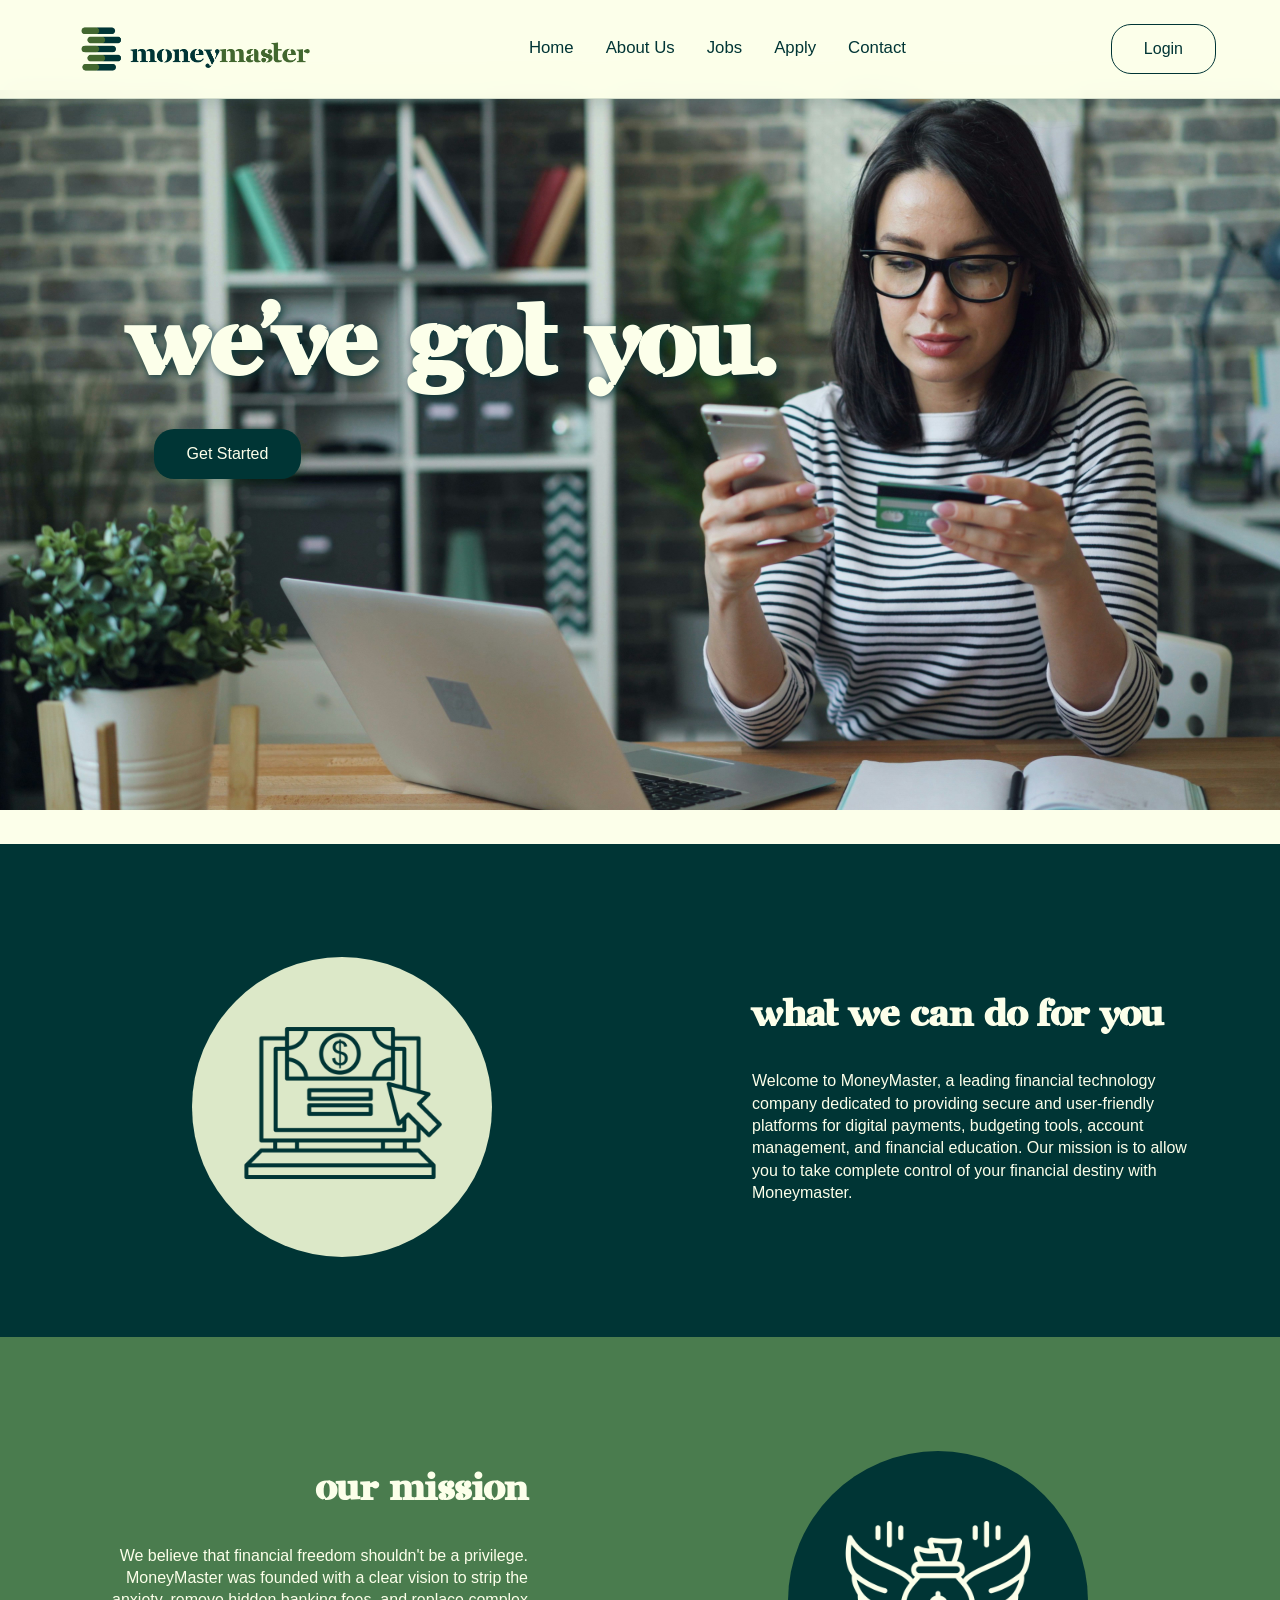
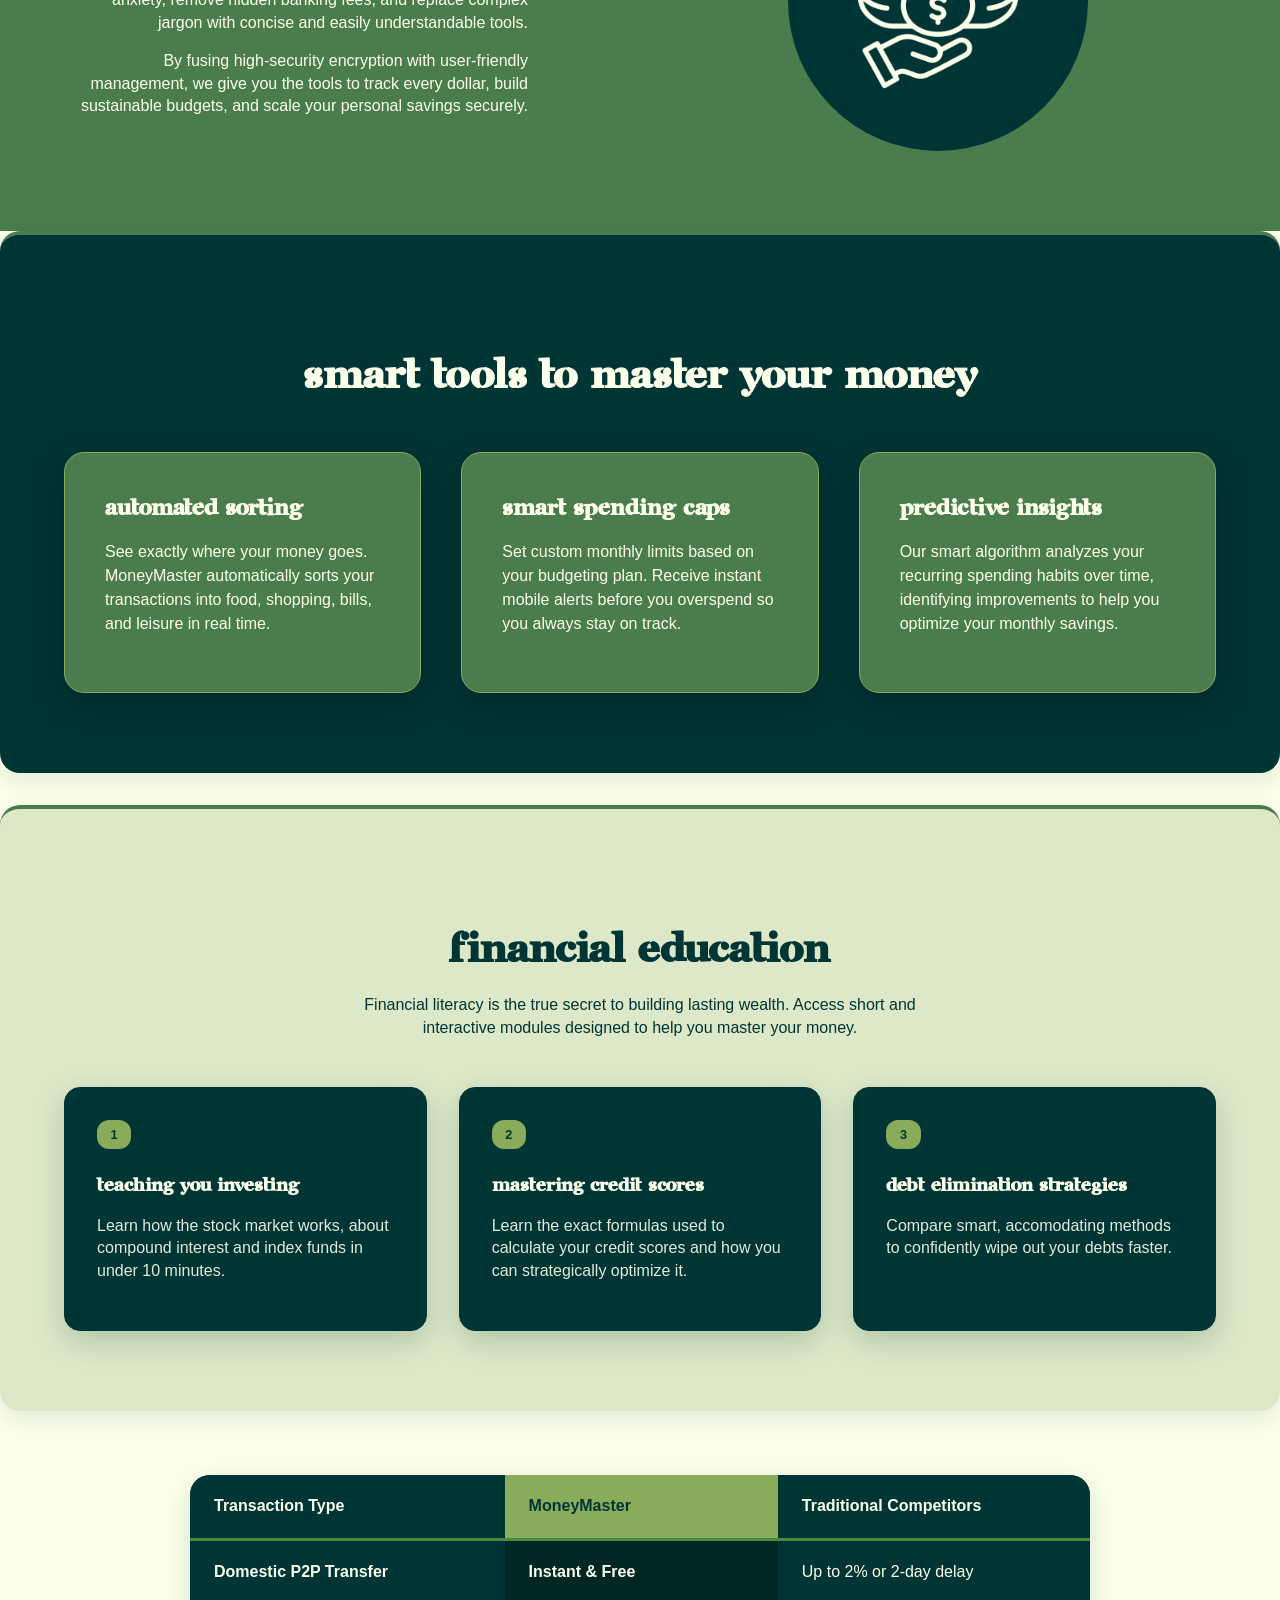
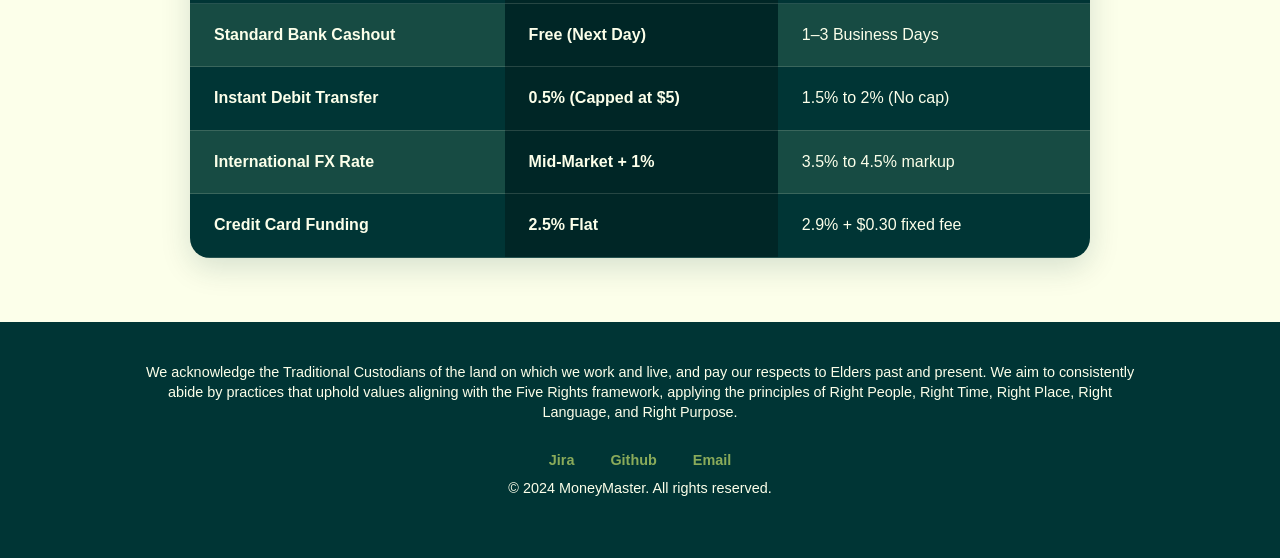
<file: index.html>
<!DOCTYPE html>
<html lang="en">

<head>
    <link rel="stylesheet" href="styles/styles.css?v=2">
    <meta charset="UTF-8">
    <meta name="viewport" content="width=device-width, initial-scale=1.0">
    <meta name="description"
        content="MoneyMaster - A financial technology company developing secure and user-friendly platforms for digital payments, budgeting tools, account management and financial education.">
    <meta name="keywords"
        content="MoneyMaster, financial technology, digital payments, budgeting, account management, financial education">
    <meta name="author" content="MoneyMaster Executive Team">
    <title>MoneyMaster</title>
   <style> /* this is just for the home page */
    .logo { width: 260px; height: auto; } /* making the home page sections go full width */ 
     main { max-width: 100%; padding: 0; margin: 0; } /* keeping the big home page image behind the heading */
    .image-container { margin-top: 90px; } </style>
    <!--<img src="logo.png" class="logo"> -->
</head>

<body>
    <header>
        <nav>
            <a href="index"><img src="images/logo.png" class="logo" alt="logo"></a>
            <ul class="nav-links">
                <li><a href="index.html">Home</a></li>
                <li><a href="about.html">About Us</a></li>
                <li><a href="jobs.html">Jobs</a></li>
                <li><a href="apply.html">Apply</a></li>
                <li><a href="#footer">Contact</a></li>
            </ul>
            <div class="btns">
                <button class="btn">Login</button>
            </div>
        </nav>
    </header>

    <div class="image-container">
        <img src="images/thumbnail.jpg" alt="Moneymaster Preview" class="thumbnail">
        <div class="overlay-heading">we've got you.</div>

        <h1><button class="start">Get Started</button></h1>
    </div>
    <div class="description">
        <SECTION id="description-text-block">
            <h2>What we can do for you</h2>
            <p>Welcome to MoneyMaster, a leading financial technology company dedicated to providing
                secure and user-friendly platforms for digital payments, budgeting tools, account management,
                and financial education.
                Our mission is to allow you to take complete control of your financial destiny with Moneymaster.</p>
        </SECTION>
        <div class="circle1">
            <img src="images/icon1.png" alt="Banking Preview" class="icons" id="icon1">
        </div>
    </div>



    <main>

        <div class="mission-banner">
            <section id="mission-text-block">
                <h2>our mission</h2>
                <p>We believe that financial freedom shouldn't be a privilege. MoneyMaster was founded with a clear
                    vision to strip the anxiety, remove hidden banking fees, and replace complex jargon with concise and
                    easily understandable tools.</p>
                <p>By fusing high-security encryption with user-friendly management, we give you the tools to track
                    every dollar, build sustainable budgets, and scale your personal savings securely.</p>
            </section>
            <div class="circle2">
                <img src="images/icon2.png" alt="Financial Freedom Preview" class="icons" id="icon2">
            </div>

        </div>


        <section class="features-section">
            <h2 class="section-title">Smart Tools to Master Your Money</h2>

            <div class="features-container">
                <div class="feature-card">
                    <h3>Automated Sorting</h3>
                    <p>See exactly where your money goes. MoneyMaster automatically sorts your transactions into food,
                        shopping, bills, and leisure in real time.</p>
                </div>

                <div class="feature-card">
                    <h3>Smart Spending Caps</h3>
                    <p>Set custom monthly limits based on your budgeting plan. Receive instant mobile alerts before you
                        overspend so you always stay on track.</p>
                </div>

                <div class="feature-card">
                    <h3>Predictive Insights</h3>
                    <p>Our smart algorithm analyzes your recurring spending habits over time, identifying improvements
                        to help you optimize your monthly savings.</p>
                </div>
            </div>
        </section>

        <!-- education stuff blah blah -->
        <section class="education-section">
            <div class="education-content">
                <h2 class="section-title">Financial Education</h2>
                <p class="section-subtitle">Financial literacy is the true secret to building lasting wealth. Access
                    short and interactive modules designed to help you master your money.</p>

                <div class="education-grid">
                    <div class="education-card">
                        <span class="badge">1</span>
                        <h3>Teaching you investing</h3>
                        <p>Learn how the stock market works, about compound interest and index funds in under 10
                            minutes.</p>
                    </div>

                    <div class="education-card">
                        <span class="badge">2</span>
                        <h3>Mastering Credit Scores</h3>
                        <p>Learn the exact formulas used to calculate your credit scores and how you can strategically
                            optimize it.</p>
                    </div>

                    <div class="education-card">
                        <span class="badge">3</span>
                        <h3>Debt Elimination strategies</h3>
                        <p>Compare smart, accomodating methods to confidently wipe out your debts faster.</p>
                    </div>
                </div>
            </div>
        </section>


        <div class="table-container">
            <table class="pricing-table">
                <thead>
                    <tr>
                        <th>Transaction Type</th>
                        <th class="highlight-column">MoneyMaster</th>
                        <th>Traditional Competitors</th>
                    </tr>
                </thead>
                <tbody>
                    <tr>
                        <td data-label="Transaction Type" class="feature-name">Domestic P2P Transfer</td>
                        <td data-label="Our Platform" class="highlight-cell">Instant & Free</td>
                        <td data-label="Traditional Competitors">Up to 2% or 2-day delay</td>
                    </tr>
                    <tr>
                        <td data-label="Transaction Type" class="feature-name">Standard Bank Cashout</td>
                        <td data-label="Our Platform" class="highlight-cell">Free (Next Day)</td>
                        <td data-label="Traditional Competitors">1–3 Business Days</td>
                    </tr>
                    <tr>
                        <td data-label="Transaction Type" class="feature-name">Instant Debit Transfer</td>
                        <td data-label="Our Platform" class="highlight-cell">0.5% (Capped at $5)</td>
                        <td data-label="Traditional Competitors">1.5% to 2% (No cap)</td>
                    </tr>
                    <tr>
                        <td data-label="Transaction Type" class="feature-name">International FX Rate</td>
                        <td data-label="Our Platform" class="highlight-cell">Mid-Market + 1%</td>
                        <td data-label="Traditional Competitors">3.5% to 4.5% markup</td>
                    </tr>
                    <tr>
                        <td data-label="Transaction Type" class="feature-name">Credit Card Funding</td>
                        <td data-label="Our Platform" class="highlight-cell">2.5% Flat</td>
                        <td data-label="Traditional Competitors">2.9% + $0.30 fixed fee</td>
                    </tr>
                </tbody>
            </table>
        </div>

    </main>



    <footer id="footer">
        <p>We acknowledge the Traditional Custodians of the land on which we work and live, and pay our respects to
            Elders past and present. We aim to consistently abide by practices that uphold values aligning with the Five
            Rights framework, applying the principles of Right People, Right Time, Right Place, Right Language, and
            Right Purpose.</p>

        <a href="https://alt-f4.atlassian.net/jira/software/projects/SCRUM/boards/1" target="_blank">Jira</a> 
            <a href="https://github.com/aqsae/MoneyMaster-Official.git" target="_blank">Github</a>
        <a href="mailto:106512925@student.swinburne.edu.au">Email</a>
        <p>&copy; 2024 MoneyMaster. All rights reserved.</p>
    
    </footer>

</body>

</html>
</file>
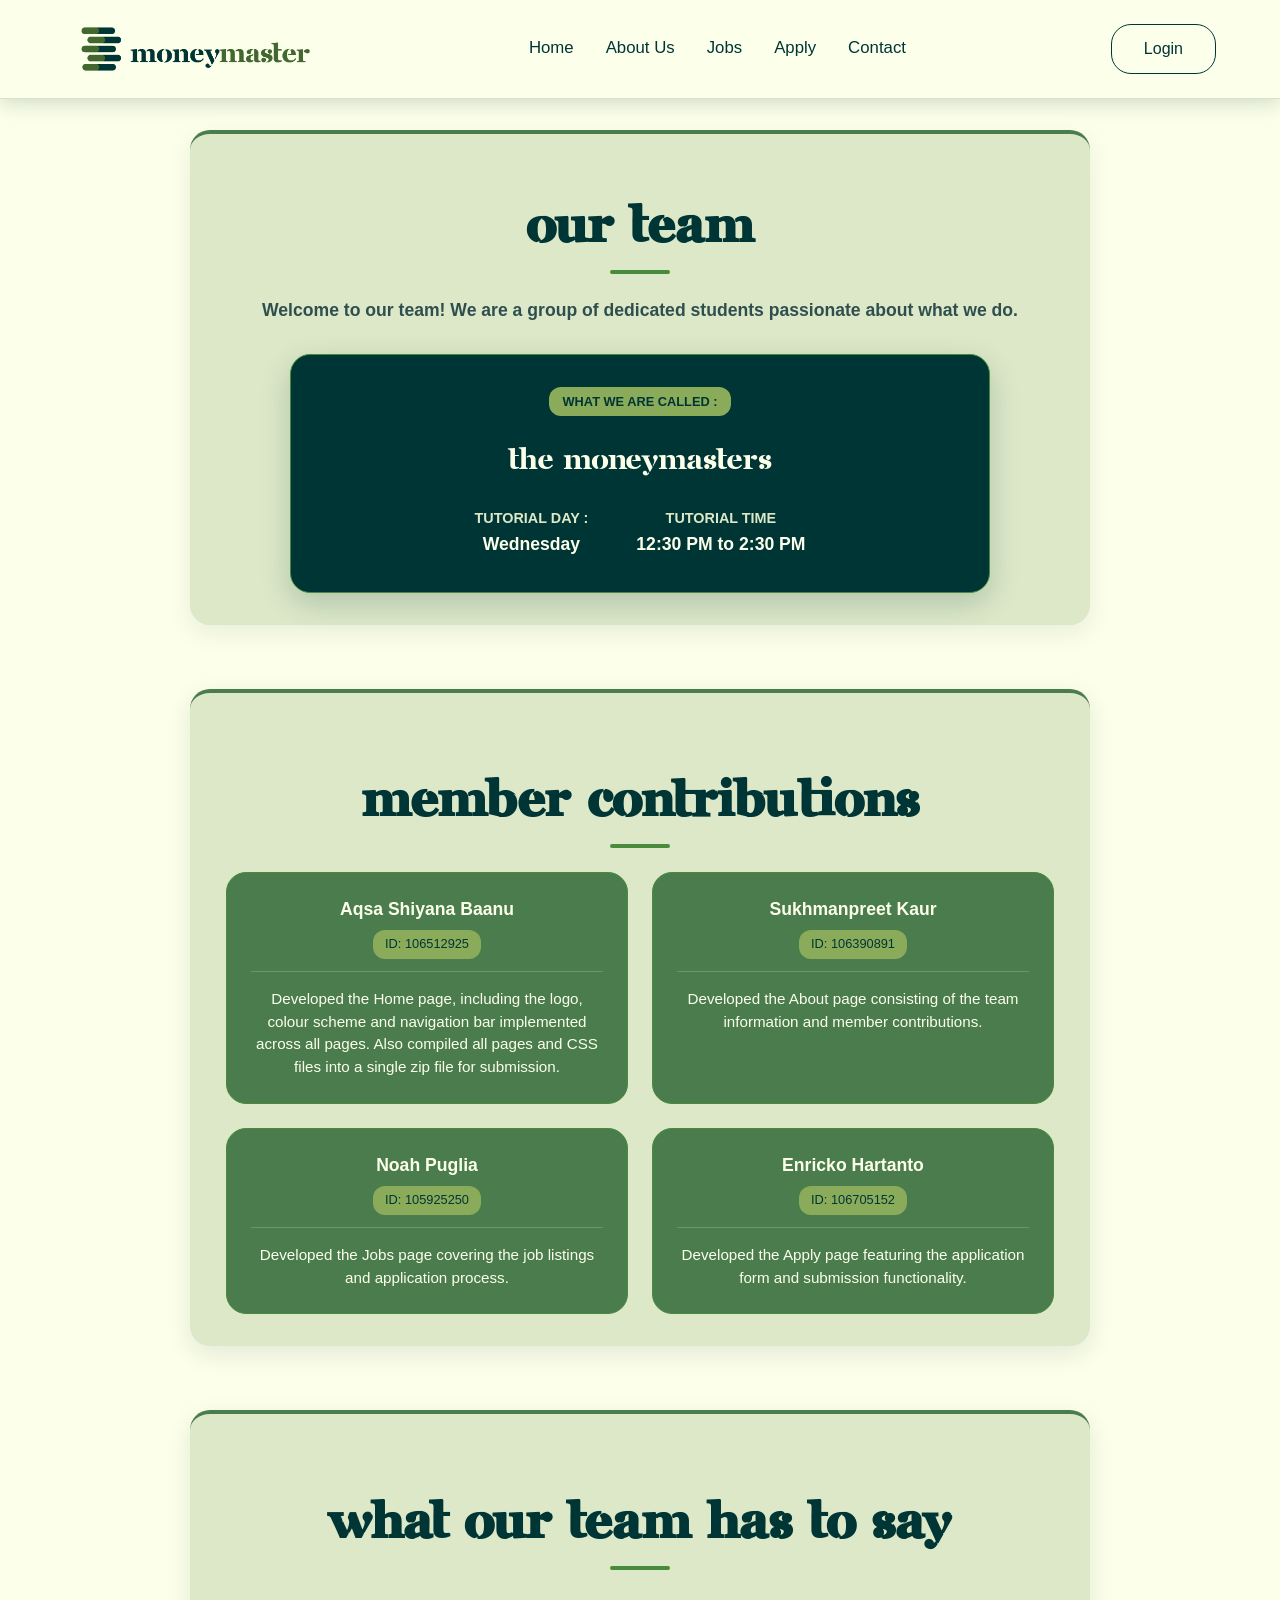
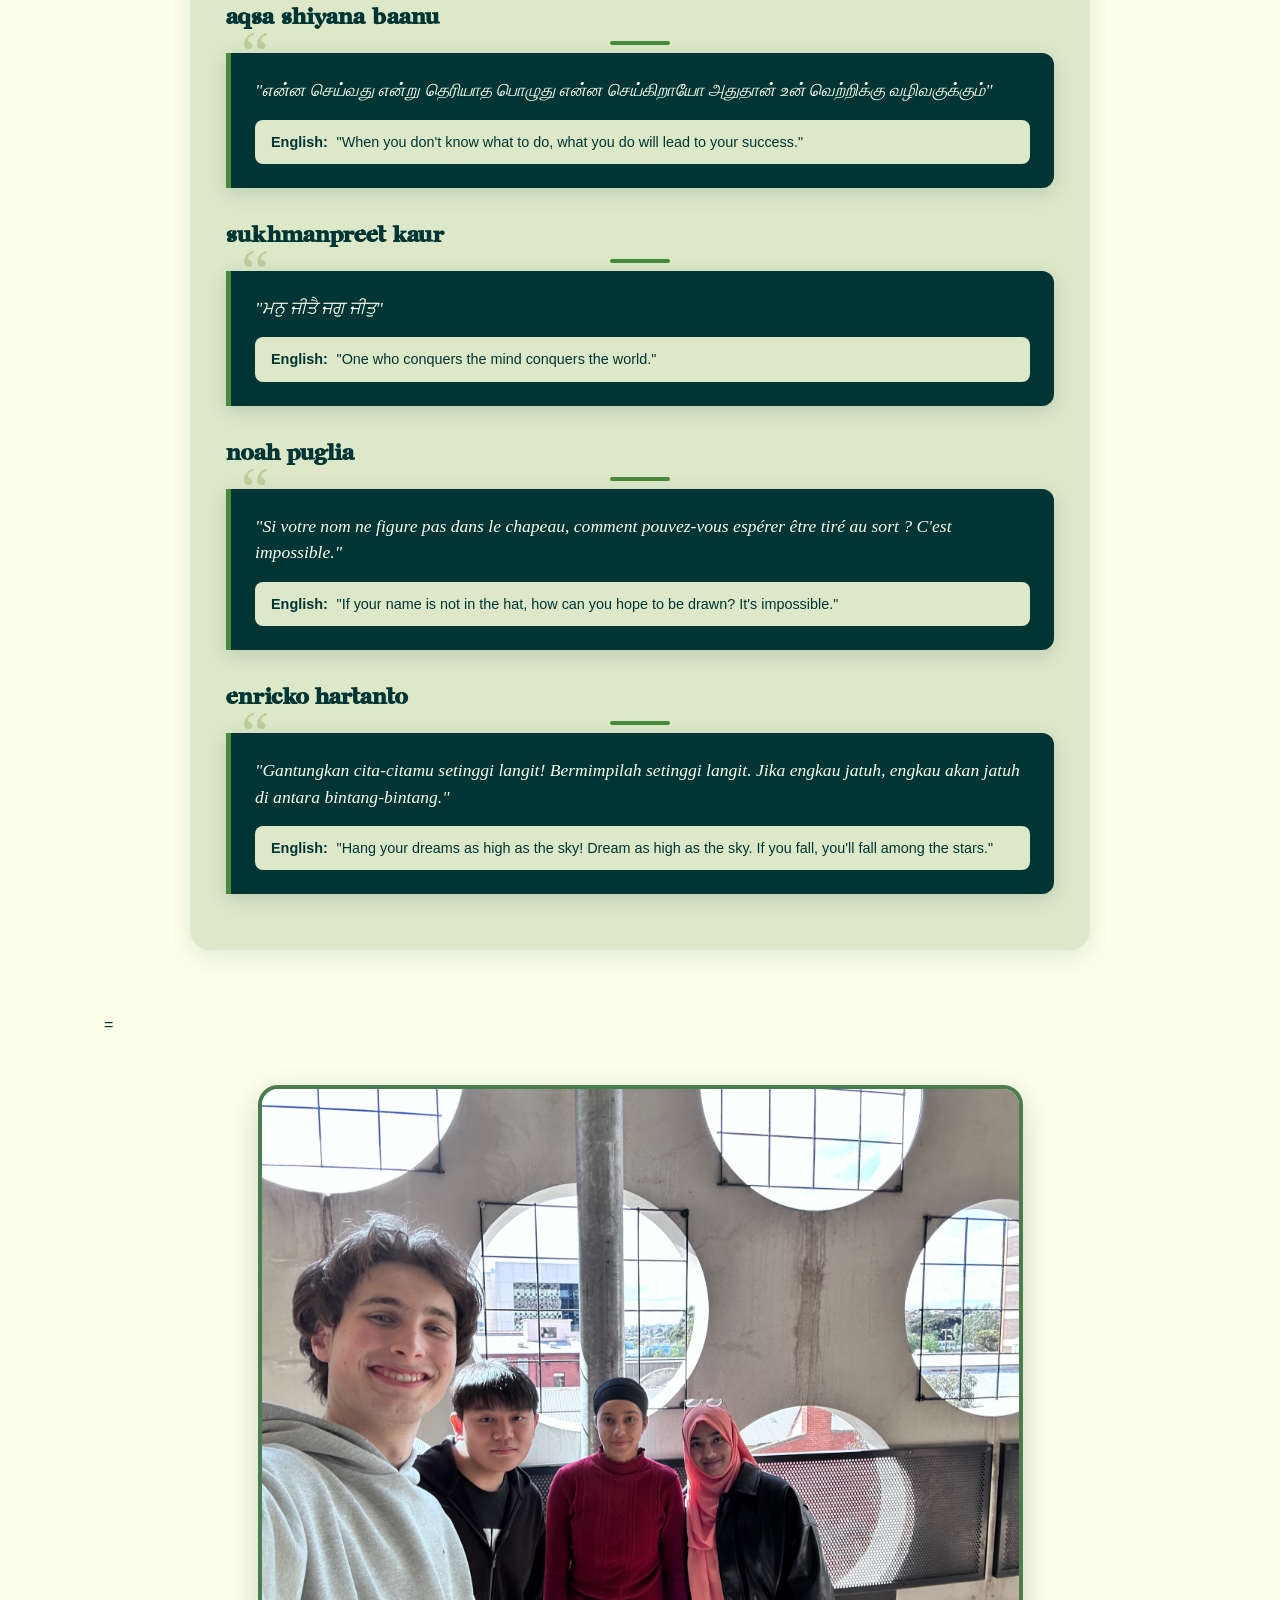
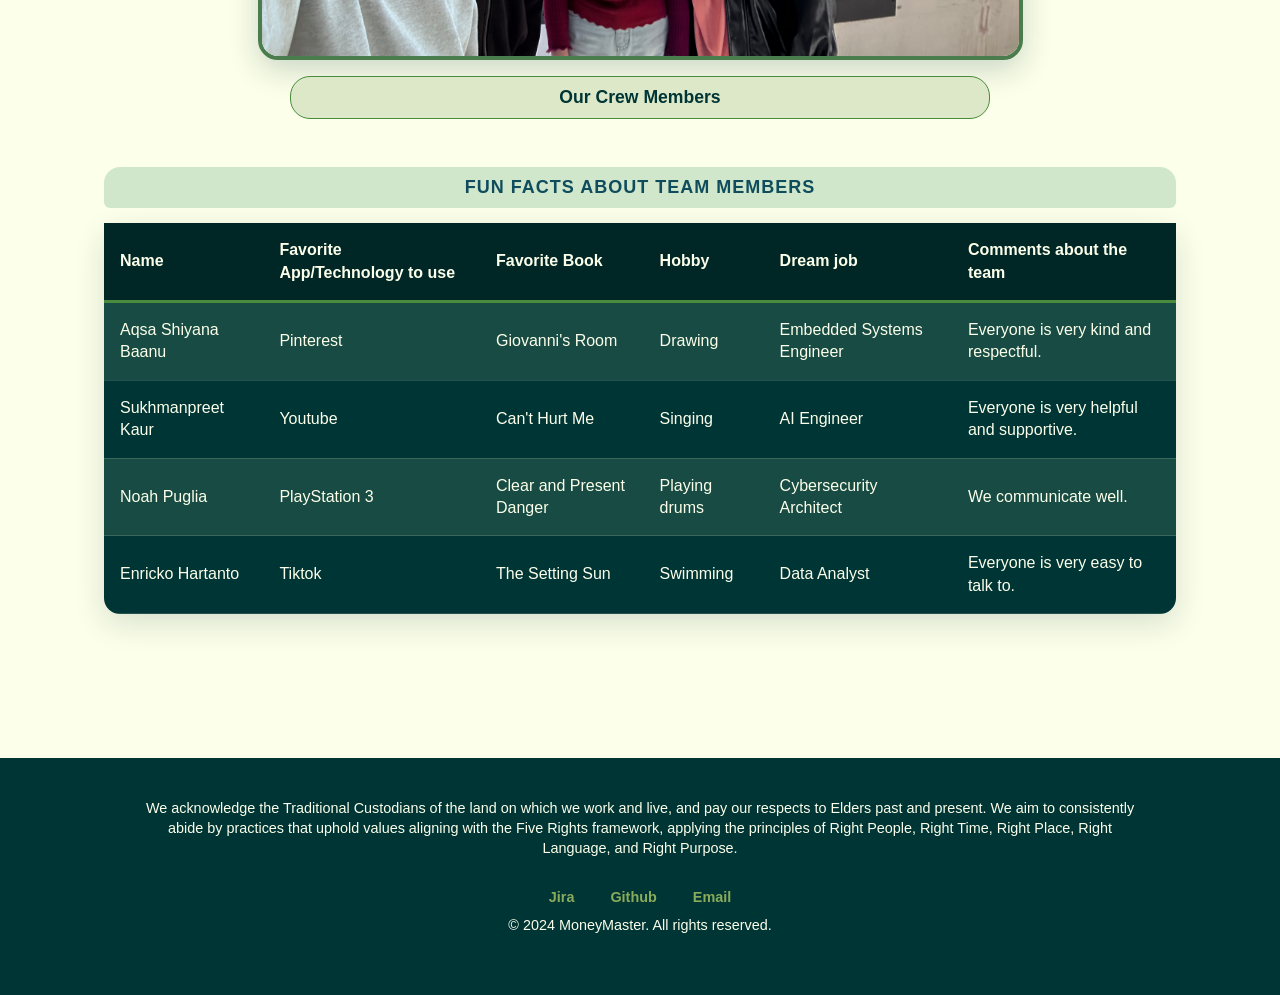
<file: about.html>
<!DOCTYPE html>
<html lang="en">
<head>
  <meta charset="utf-8" >
  <meta name="description" content="Demonstrates about the team of the company" >
  <meta name="keywords" content="HTML5, CSS layout" >
  <meta name="author" content="Sukh_man"  >
  <title>About our team</title>
 <link href="styles/styles.css?v=2" rel="stylesheet">   
	<style> /* small styles just for the about page */ 
    .logo { width: 260px; height: auto; } /* making the team information easier to read */
   .about-page > section:first-child { padding-top: 1rem; } /* this is for the footer text on this page */
   .footer-text { font-size: 14px; font-weight: bold; font-family: Helvetica, Arial, sans-serif; } 
    </style>

</head>

<body>

  <header>
            
    <nav>
      <a href="index.html"><img src="images/logo.png" class="logo" alt="logo"></a>
      <ul class="nav-links">
        <li><a href="index.html">Home</a></li>
        <li><a href="about.html">About Us</a></li>
        <li><a href="jobs.html">Jobs</a></li>
        <li><a href="apply.html">Apply</a></li>
        <li><a href="#footer">Contact</a></li>
      </ul>
      <div class="btns">
        <button class="btn">Login</button>
      </div>
    </nav>
  </header>

<main class="about-page">
  <section>
    <h1>Our Team</h1>
    <p>Welcome to our team! We are a group of dedicated students passionate about what we do. </p>

    <ul>
     <li>
        <span>What we are called : </span>  
        <h2 class="team-name">The Moneymasters</h2>
        <ul>
          <li>
            <span>Tutorial Day :</span>
            <strong>Wednesday</strong>
          </li>
         <li>
            <span>Tutorial Time</span>
            <strong>12:30 PM to 2:30 PM</strong>
          </li>
        </ul>
      </li>
   </ul>
  </section>
 
        
 <section class="contributions-section">
    <h1 class="section-title">Member Contributions</h1>

    <dl class="contributions-list">
    
      <div class="contribution-card">
        <dt class="member-header">
         <span class="member-name">Aqsa Shiyana Baanu</span>
          <span class="student-id">ID: 106512925</span>
        </dt>
        <dd class="member-details">
         Developed the Home page, including the logo, colour scheme and navigation bar implemented across all pages. Also compiled all pages and CSS files into a single zip file for submission.
       </dd>
      </div>

     <div class="contribution-card">
       <dt class="member-header">
          <span class="member-name">Sukhmanpreet Kaur</span>
         <span class="student-id">ID: 106390891</span>
        </dt>
       <dd class="member-details">
         Developed the About page consisting of the team information and member contributions.
        </dd>
      </div>

     <div class="contribution-card">
        <dt class="member-header">
         <span class="member-name">Noah Puglia</span>
          <span class="student-id">ID: 105925250</span>
        </dt>
       <dd class="member-details">
         Developed the Jobs page covering the job listings and application process.
        </dd>
     </div>

      <div class="contribution-card">
       <dt class="member-header">
          <span class="member-name">Enricko Hartanto</span>
          <span class="student-id">ID: 106705152</span>
        </dt>
        <dd class="member-details">
         Developed the Apply page featuring the application form and submission functionality.
        </dd>
     </div> 
    </dl>
  </section>
        
  <section>
    <h1>What our team has to say</h1>
    <h1 class="name">Aqsa Shiyana Baanu</h1>
    <blockquote>
      <p>"என்ன செய்வது என்று தெரியாத பொழுது என்ன செய்கிறாயோ அதுதான் உன் வெற்றிக்கு வழிவகுக்கும்"</p>
     <footer>
        <span>English:</span> "When you don't know what to do, what you do will lead to your success."
     </footer>
    </blockquote>

    <h1 class="name">Sukhmanpreet Kaur</h1>
    <blockquote>
      <p>"ਮਨੁ ਜੀਤੈ ਜਗੁ ਜੀਤੁ"</p>
      <footer>
       <span>English:</span> "One who conquers the mind conquers the world."
     </footer>
   </blockquote>
        
    <h1 class="name">Noah Puglia</h1>
    <blockquote>
      <p>"Si votre nom ne figure pas dans le chapeau, comment pouvez-vous espérer être tiré au sort ? C'est impossible." </p>
      <footer>
          <span>English:</span> "If your name is not in the hat, how can you hope to be drawn? It's impossible."
        </footer>
   </blockquote>

    <h1 class="name">Enricko Hartanto</h1>
    <blockquote>
     <p>"Gantungkan cita-citamu setinggi langit! Bermimpilah setinggi langit. Jika engkau jatuh, engkau akan jatuh di antara bintang-bintang."</p>
      <footer>
       <span>English:</span> "Hang your dreams as high as the sky! Dream as high as the sky. If you fall, you'll fall among the stars."
      </footer>
   </blockquote>
  </section>
        
=<figure>
    <img src="images/group.png" alt="Our team members">
    <figcaption>Our Crew Members</figcaption>
</figure>

    
  <table>
    <caption style="font-size: 18px; font-weight: bold; color: #0f4c5c; background-color: #d1e7cc; padding: 8px 16px; border-radius: 6px; margin-bottom: 15px;
     letter-spacing: 1px;"> Fun Facts about team members</caption> <!--Inline style css -->
    <tr>
      <th>Name</th>
      <th>Favorite App/Technology to use</th>
      <th>Favorite Book</th>
      <th>Hobby</th>
      <th>Dream job</th>
      <th>Comments about the team</th>
    </tr>

   <tr>
      <td>Aqsa Shiyana Baanu</td>
      <td>Pinterest</td>
      <td>Giovanni's Room</td>
      <td>Drawing</td>
      <td>Embedded Systems Engineer</td>
      <td>Everyone is very kind and respectful.</td>
   </tr>

    <tr>
      <td>Sukhmanpreet Kaur</td>
     <td>Youtube</td>
     <td>Can't Hurt Me</td>
     <td>Singing</td>
      <td>AI Engineer</td>
      <td>Everyone is very helpful and supportive.</td>
    </tr>

    <tr>
      <td>Noah Puglia</td>
      <td>PlayStation 3</td>
      <td>Clear and Present Danger</td>
      <td>Playing drums</td>
      <td>Cybersecurity Architect</td>
      <td>We communicate well.</td>
    </tr>

    <tr>
      <td>Enricko Hartanto</td>
      <td>Tiktok</td>
      <td>The Setting Sun</td>
      <td>Swimming</td>
      <td>Data Analyst</td>
      <td>Everyone is very easy to talk to.</td>
    </tr>
  </table>
  </main> 

  <footer id="footer">
        <p>We acknowledge the Traditional Custodians of the land on which we work and live, and pay our respects to
            Elders past and present. We aim to consistently abide by practices that uphold values aligning with the Five
            Rights framework, applying the principles of Right People, Right Time, Right Place, Right Language, and
            Right Purpose.</p>

        <a href="https://alt-f4.atlassian.net/jira/software/projects/SCRUM/boards/1" target="_blank">Jira</a> 
                <a href="https://github.com/aqsae/MoneyMaster-Official.git" target="_blank">Github</a>
             <a href="mailto:106390891@student.swinburne.edu.au">Email</a>
        <p>&copy; 2024 MoneyMaster. All rights reserved.</p>
    </footer>
</body>
</html>
</file>
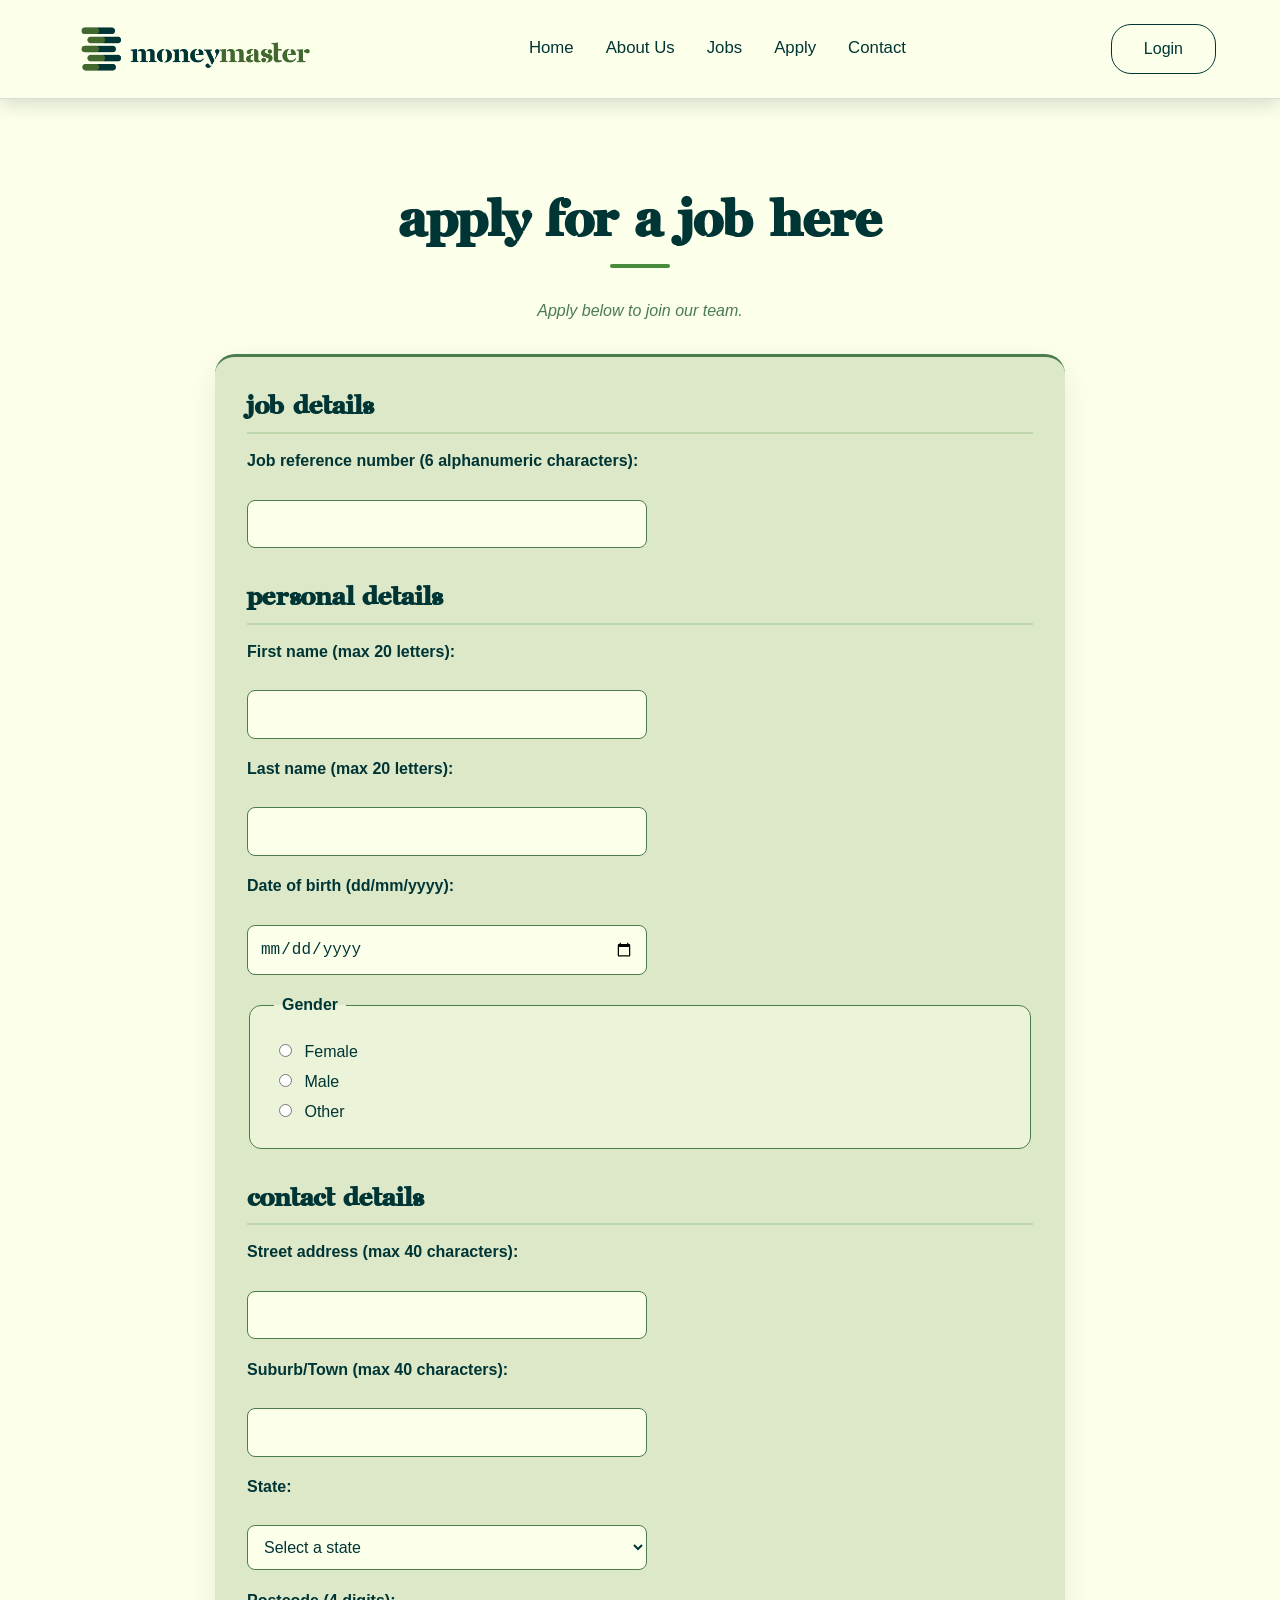
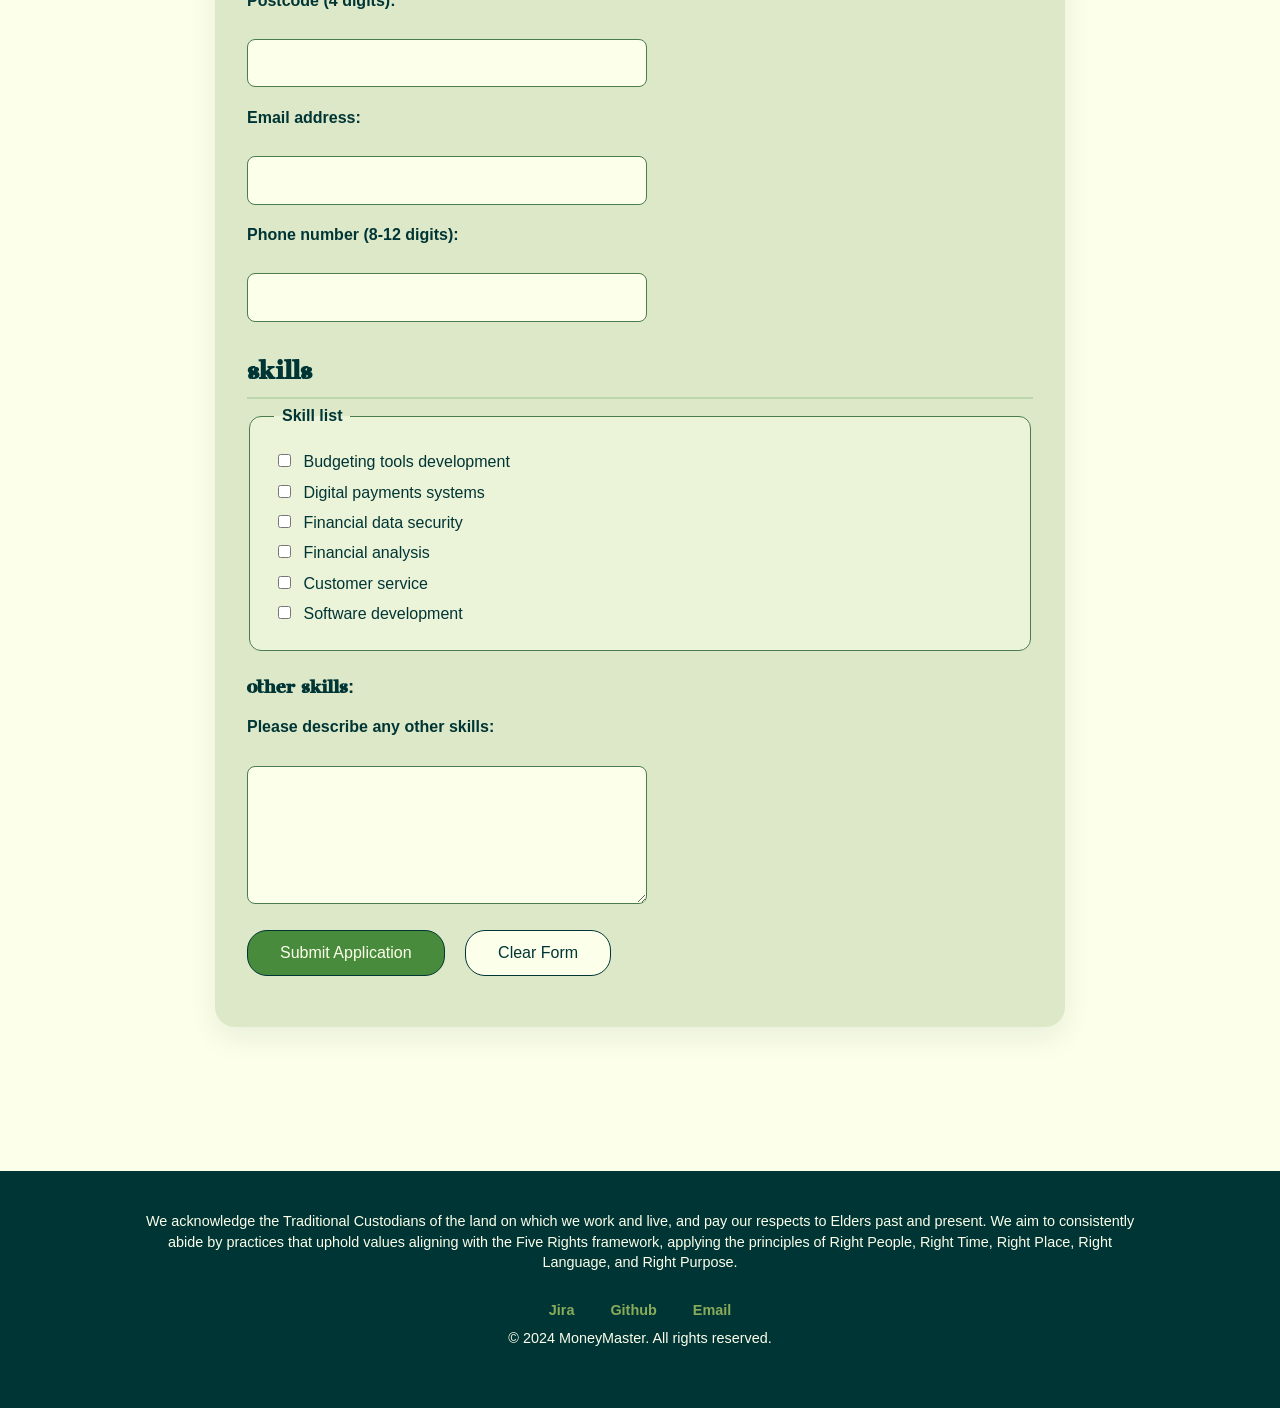
<file: apply.html>
<!DOCTYPE html>
<html lang="en">

<head>
    <link rel="stylesheet" href="styles/styles.css">
    <meta charset="UTF-8">
    <meta name="viewport" content="width=device-width, initial-scale=1.0">
    <meta name="description"
        content="MoneyMaster - A financial technology company developing secure and user-friendly platforms for digital payments, budgeting tools, account management and financial education.">
    <meta name="keywords"
        content="MoneyMaster, financial technology, digital payments, budgeting, account management, financial education">
    <meta name="author" content="MoneyMaster Executive Team">
    <title>MoneyMaster</title>
    <style> /* styles that are just for the application page */ 
         .logo { width: 260px; height: auto; } /* making the form look like a proper application box */
          main > section { background-color: var(--white); 
          padding: 2rem; border-radius: var(--radius); 
          border-top: 3px solid var(--mid-green); 
          box-shadow: 0 10px 30px rgba(0, 53, 53, 0.08); } /* little intro text above the form */ 
          #form-intro { font-style: italic; color: var(--mid-green); } /* separating the different parts of the form */ 
          form h2 { margin-top: 2rem; 
          padding-bottom: 0.5rem; 
          border-bottom: 2px solid rgba(72, 139, 60, 0.2);
        color: var(--dark-green); } form h2:first-of-type { margin-top: 0; 
        } 
        </style>
    <!--<img src="logo.png" class="logo"> -->
</head>

<body>
    <header>
        <nav>
            <a href="index"><img src="images/logo.png" class="logo" alt="logo"></a>
            <ul class="nav-links">
                <li><a href="index.html">Home</a></li>
                <li><a href="about.html">About Us</a></li>
                <li><a href="jobs.html">Jobs</a></li>
                <li><a href="apply.html">Apply</a></li>
                <li><a href="#footer">Contact</a></li>
            </ul>
            <div class="btns">
                <button class="btn">Login</button>
            </div>
        </nav>
    </header>

    <main>
        <br>
        <h1>Apply for a Job Here</h1>
        <p id="form-intro" style="font-style: italic; color: #4a7a5a;">Apply below to join our team.
        </p>

        <section>
            <form action="https://mercury.swin.edu.au/it000000/formtest.php" method="POST">

                <h2>Job Details</h2>

                <p>
                    <label for="jobref">Job reference number (6 alphanumeric characters):</label><br>
                    <input type="text" id="jobref" name="jobref" pattern="[A-Za-z0-9]{6}" maxlength="6" minlength="6"
                        required>
                </p>
                <h2>Personal Details</h2>

                <p>
                    <label for="firstname">First name (max 20 letters):</label><br>
                    <input type="text" id="firstname" name="firstname" pattern="[A-Za-z]{1,20}" maxlength="20" required>
                </p>
                <p>
                    <label for="lastname">Last name (max 20 letters):</label><br>
                    <input type="text" id="lastname" name="lastname" pattern="[A-Za-z]{1,20}" maxlength="20" required>
                </p>
                <p>
                    <label for="dob">Date of birth (dd/mm/yyyy):</label><br>
                    <input type="date" id="dob" name="dob" required>
                </p>
                <fieldset>
                    <legend>Gender</legend>
                    <p>
                        <input type="radio" id="genderfemale" name="gender" value="female" required>
                        <label for="genderfemale">Female</label>
                    </p>
                    <p>
                        <input type="radio" id="gendermale" name="gender" value="male" required>
                        <label for="gendermale">Male</label>
                    </p>
                    <p>
                        <input type="radio" id="genderother" name="gender" value="other" required>
                        <label for="genderother">Other</label>
                    </p>


                </fieldset>

                <h2>Contact Details</h2>

                <p>
                    <label for="address">Street address (max 40 characters):</label><br>
                    <input type="text" id="address" name="address" maxlength="40" required>
                </p>
                <p>
                    <label for="suburb">Suburb/Town (max 40 characters):</label><br>
                    <input type="text" id="suburb" name="suburb" maxlength="40" required>
                </p>

                <p>
                    <label for="state">State:</label><br>
                    <select id="state" name="state" required>
                        <option value="" disabled selected>Select a state</option>
                        <option value="VIC">VIC</option>
                        <option value="NSW">NSW</option>
                        <option value="QLD">QLD</option>
                        <option value="NT">NT</option>
                        <option value="WA">WA</option>
                        <option value="SA">SA</option>
                        <option value="TAS">TAS</option>
                        <option value="ACT">ACT</option>
                    </select>
                </p>

                <p>
                    <label for="postcode">Postcode (4 digits):</label><br>
                    <input type="text" id="postcode" name="postcode" pattern="[0-9]{4}" maxlength="4" minlength="4"
                        required>
                </p>

                <p>
                    <label for="email">Email address:</label><br>
                    <input type="email" id="email" name="email" required>
                </p>
                <p>
                    <label for="phone">Phone number (8-12 digits):</label><br>
                    <input type="text" id="phone" name="phone" pattern="[0-9]{8,12}" maxlength="12" inputmode="numeric"
                        required>
                </p>

                <h2>Skills</h2>

                <fieldset>
                    <legend>Skill list</legend>
                    <p>
                        <input type="checkbox" id="skillbudgeting" name="skills" value="budgeting-tools">
                        <label for="skillbudgeting">Budgeting tools development</label>
                    </p>
                    <p>
                        <input type="checkbox" id="skillpayments" name="skills" value="digital-payments">
                        <label for="skillpayments">Digital payments systems</label>
                    </p>
                    <p>
                        <input type="checkbox" id="skillsecurity" name="skills" value="financial-security">
                        <label for="skillsecurity">Financial data security</label>
                    </p>
                    <p>
                        <input type="checkbox" id="skillanalysis" name="skills" value="financial-analysis">
                        <label for="skillanalysis">Financial analysis</label>
                    </p>
                    <p>
                        <input type="checkbox" id="skillcustomer" name="skills" value="customer-service">
                        <label for="skillcustomer">Customer service</label>
                    </p>
                    <p>
                        <input type="checkbox" id="skillcoding" name="skills" value="software-development">
                        <label for="skillcoding">Software development</label>
                    </p>
                </fieldset>

                <h3>Other skills:</h3>
                <p>
                    <label for="otherskills">Please describe any other skills:</label>
                    <br>
                    <textarea id="otherskills" name="otherskills" rows="5" cols="40"></textarea>
                </p>


                <p>
                    <button type="submit">Submit Application</button>
                    <button type="reset">Clear Form</button>
                </p>

            </form>
        </section>
    </main>

    <footer id="footer">
        <p>We acknowledge the Traditional Custodians of the land on which we work and live, and pay our respects to
            Elders past and present. We aim to consistently abide by practices that uphold values aligning with the Five
            Rights framework, applying the principles of Right People, Right Time, Right Place, Right Language, and
            Right Purpose.</p>

        <a href="https://alt-f4.atlassian.net/jira/software/projects/SCRUM/boards/1" target="_blank">Jira</a> 
        <a href="https://github.com/aqsae/MoneyMaster-Official.git" target="_blank">Github</a>
        <a href="mailto:106705152@student.swinburne.edu.au">Email</a>
        <p>&copy; 2024 MoneyMaster. All rights reserved.</p>
    </footer>

</body>

</html>
</file>
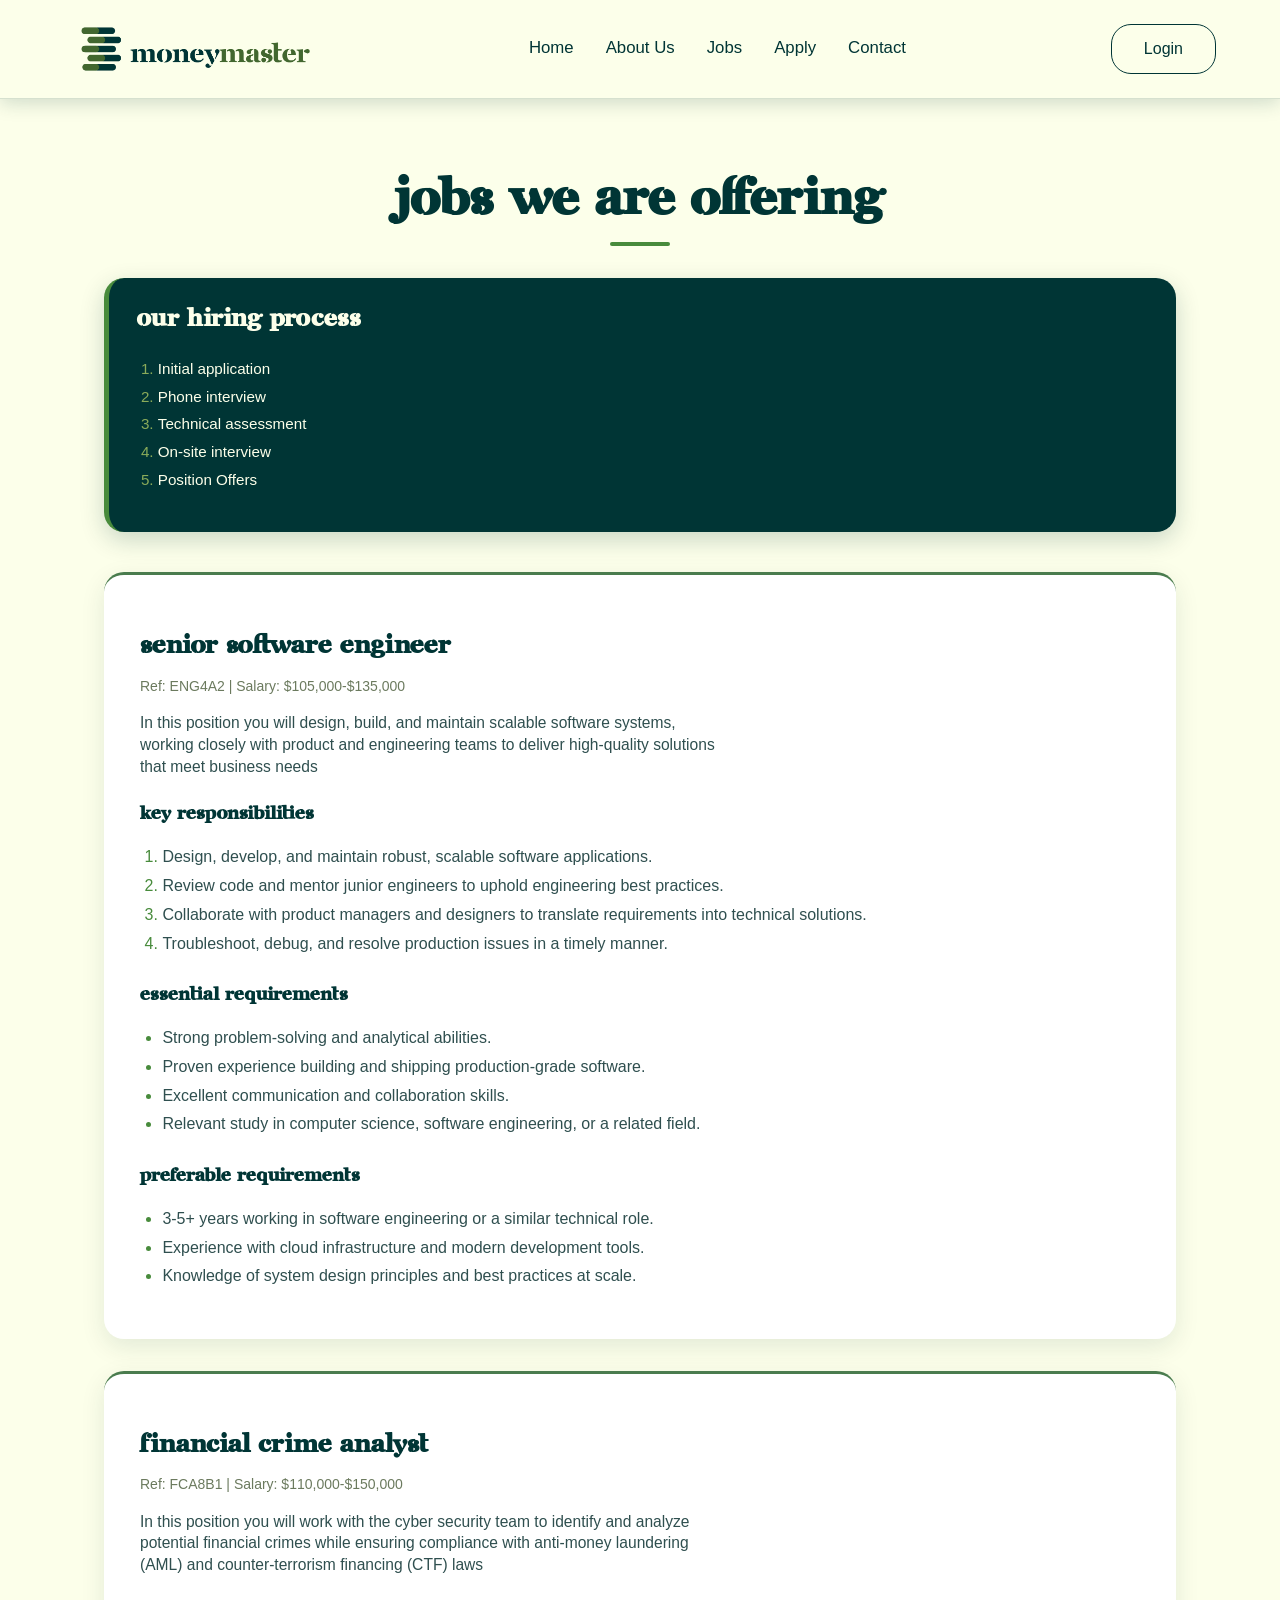
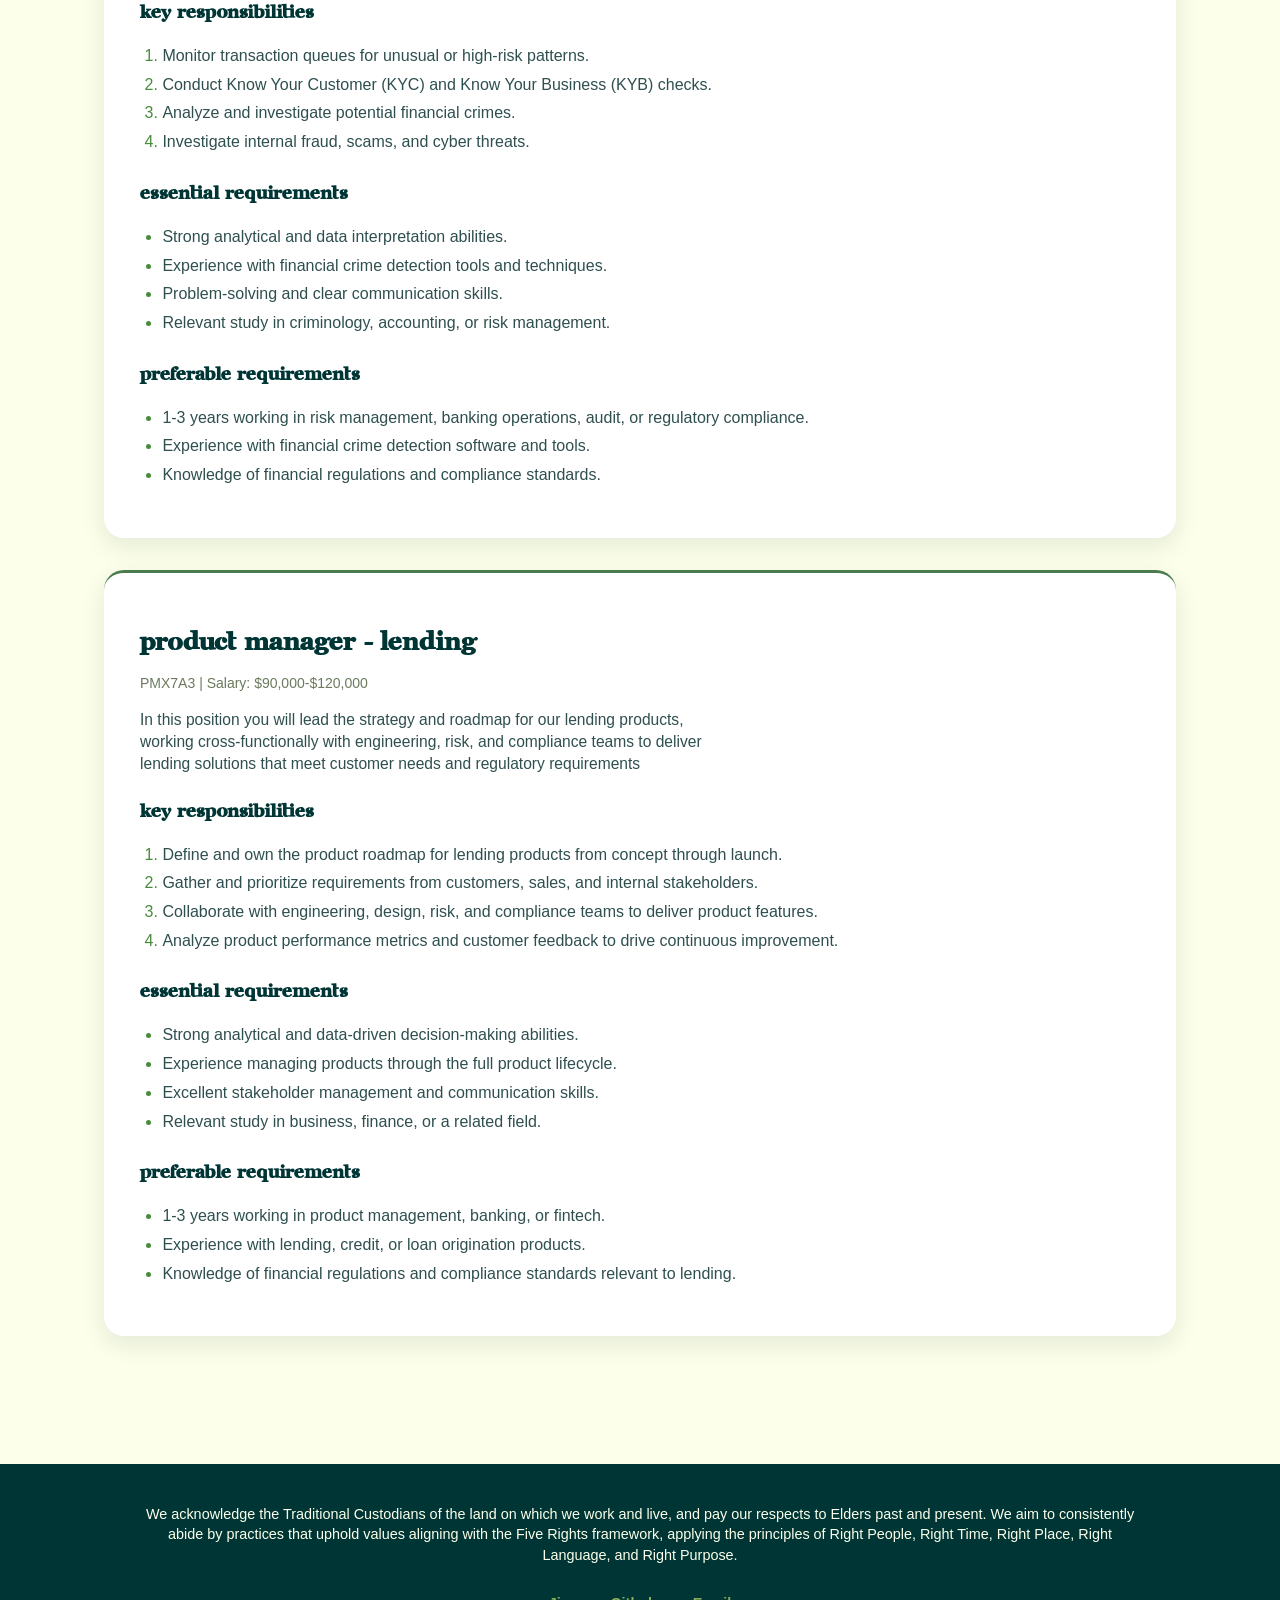
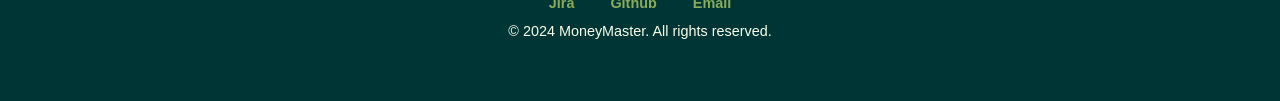
<file: Jobs.html>
<html lang="en">

<head>
  <link rel="stylesheet" href="styles/styles.css">
  <meta charset="UTF-8">
  <meta name="viewport" content="width=device-width, initial-scale=1.0">
  <meta name="description"
    content="MoneyMaster - A financial technology company developing secure and user-friendly platforms for digital payments, budgeting tools, account management and financial education.">
  <meta name="keywords"
    content="MoneyMaster, financial technology, digital payments, budgeting, account management, financial education">
  <meta name="author" content="MoneyMaster Executive Team">
  <title>MoneyMaster</title>

     <style> /* styles that are mainly for the jobs page */ 
         .logo { width: 260px; height: auto; } /* making each job look like its own card */
         main > section { background-color: var(--white); 
         border-radius: var(--radius);
         padding: 2rem 2.25rem; 
         margin-bottom: 2rem;
          border-top: 3px solid var(--mid-green);
        } /* job title */ 
        main > section h2 {
         font-family: "Saint George", sans-serif;
         font-size: 1.55rem; 
         color: var(--dark-green);
         font-weight: 700; 
         margin-bottom: 0.4rem; } /* salary and reference number */
         main > section > p:first-of-type { 
          font-size: 0.875rem;
          color: var(--muted);
          font-weight: 500; 
          margin-bottom: 0.75rem; } /* job description */
          main > section > p:nth-of-type(2) { color: var(--text);
          font-size: 0.975rem; margin-bottom: 1.5rem; 
          max-width: 68ch;
             } 
       </style>
  <!--<img src="logo.png" class="logo"> -->
</head>

<body>
  <header>
    <nav>
      <a href="index"><img src="images/logo.png" class="logo" alt="logo"></a>
      <ul class="nav-links">
        <li><a href="index.html">Home</a></li>
        <li><a href="about.html">About Us</a></li>
        <li><a href="jobs.html">Jobs</a></li>
        <li><a href="apply.html">Apply</a></li>
        <li><a href="#footer">Contact</a></li>
      </ul>
      <div class="btns">
        <button class="btn">Login</button>
      </div>
    </nav>
  </header>


  <main>
    <h1>jobs we are offering</h1>

    <aside><h2>Our hiring Process</h2>
      <ol>
        <li>Initial application</li>
        <li>Phone interview</li>
        <li>Technical assessment</li>
        <li>On-site interview</li>
        <li>Position Offers</li>
      </ol>

    </aside>


    <section>
      <h2> Senior Software Engineer </h2>
        <p> Ref: ENG4A2 | Salary: $105,000-$135,000 </p>
        <p> In this position you will design, build, and maintain scalable software systems, working closely with product and engineering teams to deliver high-quality solutions that meet business needs</p>

        <h3>  Key Responsibilities </h3>
        <ol> 
          <li>Design, develop, and maintain robust, scalable software applications.</li>
          <li>Review code and mentor junior engineers to uphold engineering best practices.</li>
          <li>Collaborate with product managers and designers to translate requirements into technical solutions.</li>
          <li>Troubleshoot, debug, and resolve production issues in a timely manner.</li>
        </ol>

        <h3> Essential Requirements </h3>
        <ul>
          <li>Strong problem-solving and analytical abilities.</li>
          <li>Proven experience building and shipping production-grade software.</li>
          <li>Excellent communication and collaboration skills.</li>
          <li>Relevant study in computer science, software engineering, or a related field.</li>
        </ul>

        <h3> Preferable Requirements </h3>
        <ul>
          <li>3-5+ years working in software engineering or a similar technical role.</li>
          <li>Experience with cloud infrastructure and modern development tools.</li>
          <li>Knowledge of system design principles and best practices at scale.</li>
        </ul>
    </section>

    <section>
      <h2> Financial Crime Analyst </h2>
      <p> Ref: FCA8B1 | Salary: $110,000-$150,000 </p>
      <p> In this position you will work with the cyber security team to identify and analyze potential financial crimes
        while ensuring compliance with anti-money laundering (AML) and counter-terrorism financing (CTF) laws</p>

      <h3> Key Responsibilities </h3>
      <ol>
        <li>Monitor transaction queues for unusual or high-risk patterns.</li>
        <li>Conduct Know Your Customer (KYC) and Know Your Business (KYB) checks.</li>
        <li>Analyze and investigate potential financial crimes.</li>
        <li>Investigate internal fraud, scams, and cyber threats.</li>
      </ol>

      <h3> Essential Requirements </h3>
      <ul>
        <li>Strong analytical and data interpretation abilities.</li>
        <li>Experience with financial crime detection tools and techniques.</li>
        <li>Problem-solving and clear communication skills.</li>
        <li>Relevant study in criminology, accounting, or risk management.</li>
      </ul>

      <h3> Preferable Requirements </h3>
      <ul>
        <li>1-3 years working in risk management, banking operations, audit, or regulatory compliance.</li>
        <li>Experience with financial crime detection software and tools.</li>
        <li>Knowledge of financial regulations and compliance standards.</li>
      </ul>

    </section>

    <section>
      <h2> Product Manager - Lending </h2>
        <p> PMX7A3 | Salary: $90,000-$120,000 </p>
        <p>In this position you will lead the strategy and roadmap for our lending products, working cross-functionally with engineering, risk, and compliance teams to deliver lending solutions that meet customer needs and regulatory requirements</p>
          
        <h3>  Key Responsibilities </h3>
        <ol> 
          <li>Define and own the product roadmap for lending products from concept through launch.</li>
          <li>Gather and prioritize requirements from customers, sales, and internal stakeholders.</li>
          <li>Collaborate with engineering, design, risk, and compliance teams to deliver product features.</li>
          <li>Analyze product performance metrics and customer feedback to drive continuous improvement.</li>
        </ol>

        <h3> Essential Requirements </h3>
        <ul> 
          <li>Strong analytical and data-driven decision-making abilities.</li>
          <li>Experience managing products through the full product lifecycle.</li>
          <li>Excellent stakeholder management and communication skills.</li>
          <li>Relevant study in business, finance, or a related field.</li>
        </ul>

        <h3> Preferable Requirements </h3>
        <ul>
          <li>1-3 years working in product management, banking, or fintech.</li>
          <li>Experience with lending, credit, or loan origination products.</li>
          <li>Knowledge of financial regulations and compliance standards relevant to lending.</li>
        </ul>
    </section>

  </main>

    <footer id="footer">
    <p>We acknowledge the Traditional Custodians of the land on which we work and live, and pay our respects to Elders
      past and present. We aim to consistently abide by practices that uphold values aligning with the Five Rights
      framework, applying the principles of Right People, Right Time, Right Place, Right Language, and Right Purpose.
    </p>

    <a href="https://alt-f4.atlassian.net/jira/software/projects/SCRUM/boards/1">Jira</a> 
        <a href="https://github.com/aqsae/MoneyMaster-Official.git" target="_blank">Github</a>
    <a href="mailto:105925250@student.swinburne.edu.au">Email</a>
    <p>&copy; 2024 MoneyMaster. All rights reserved.</p>
  </footer>
</body>
</file>
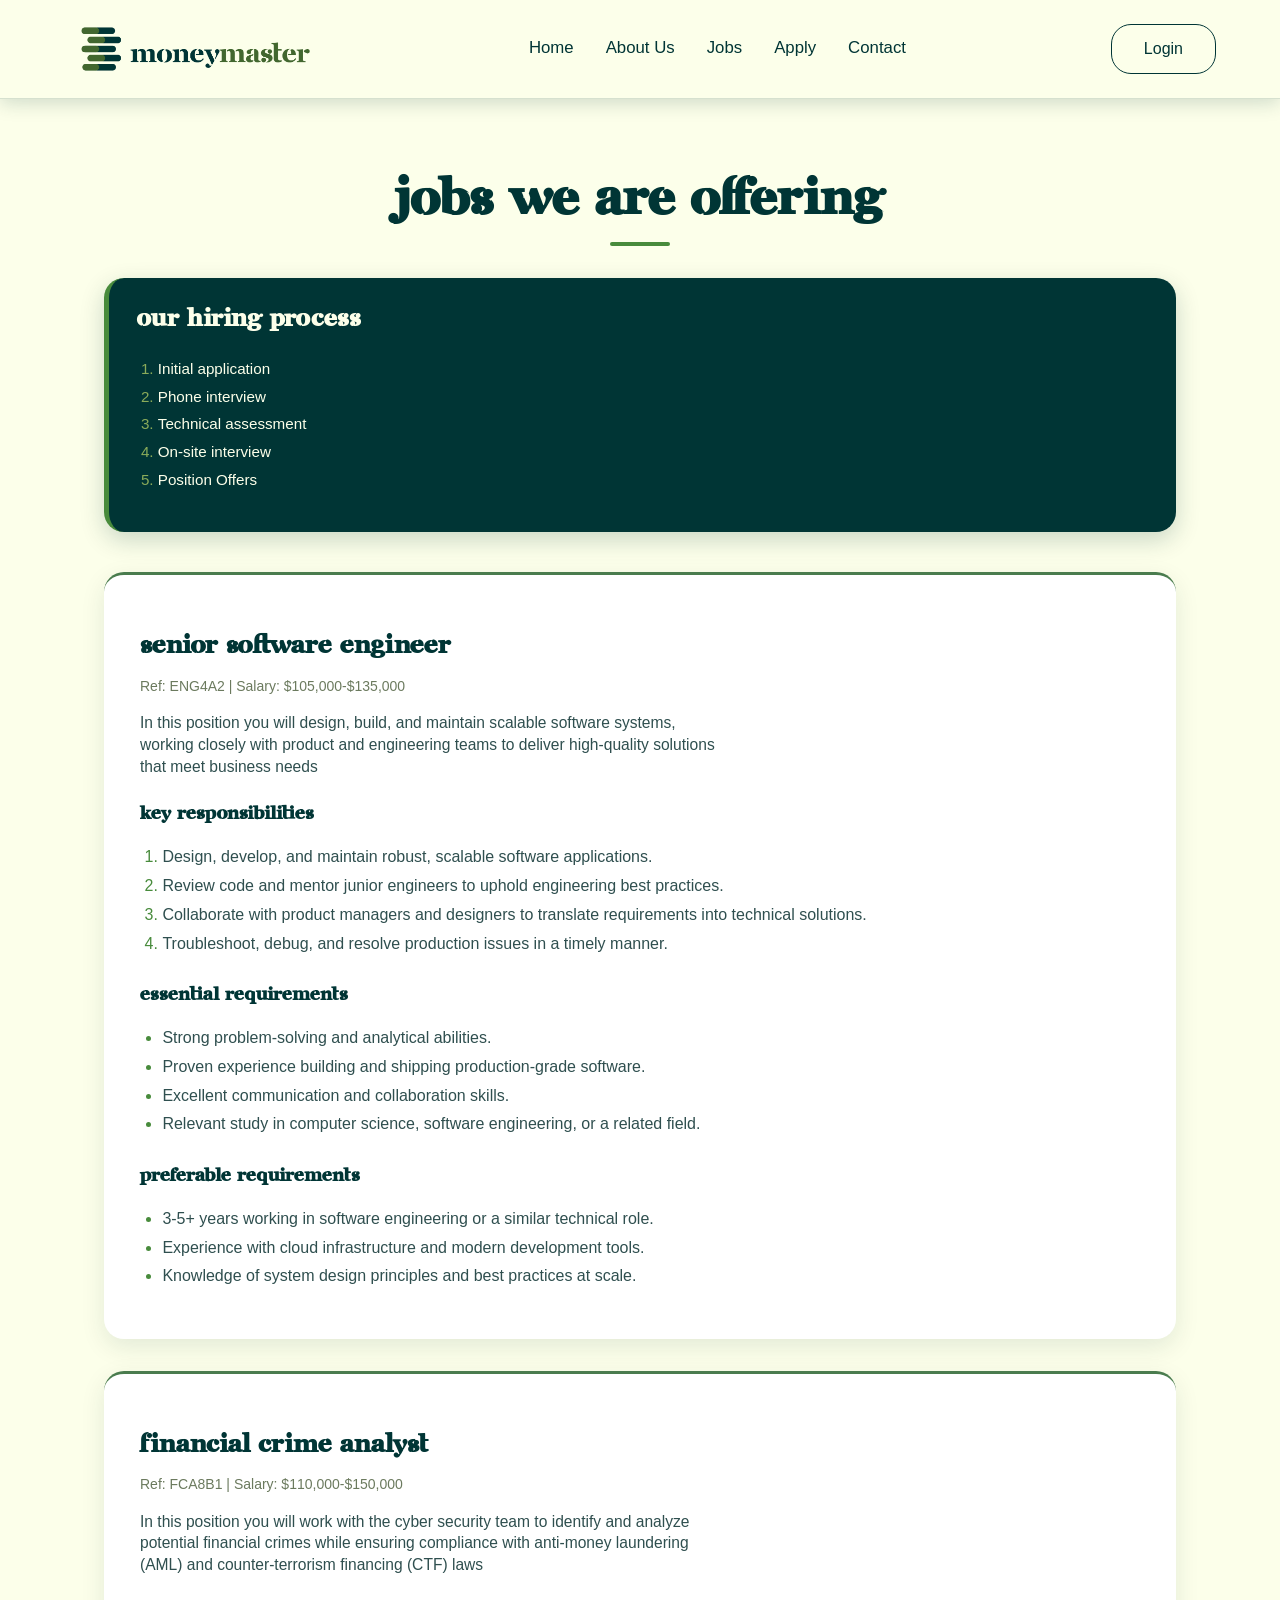
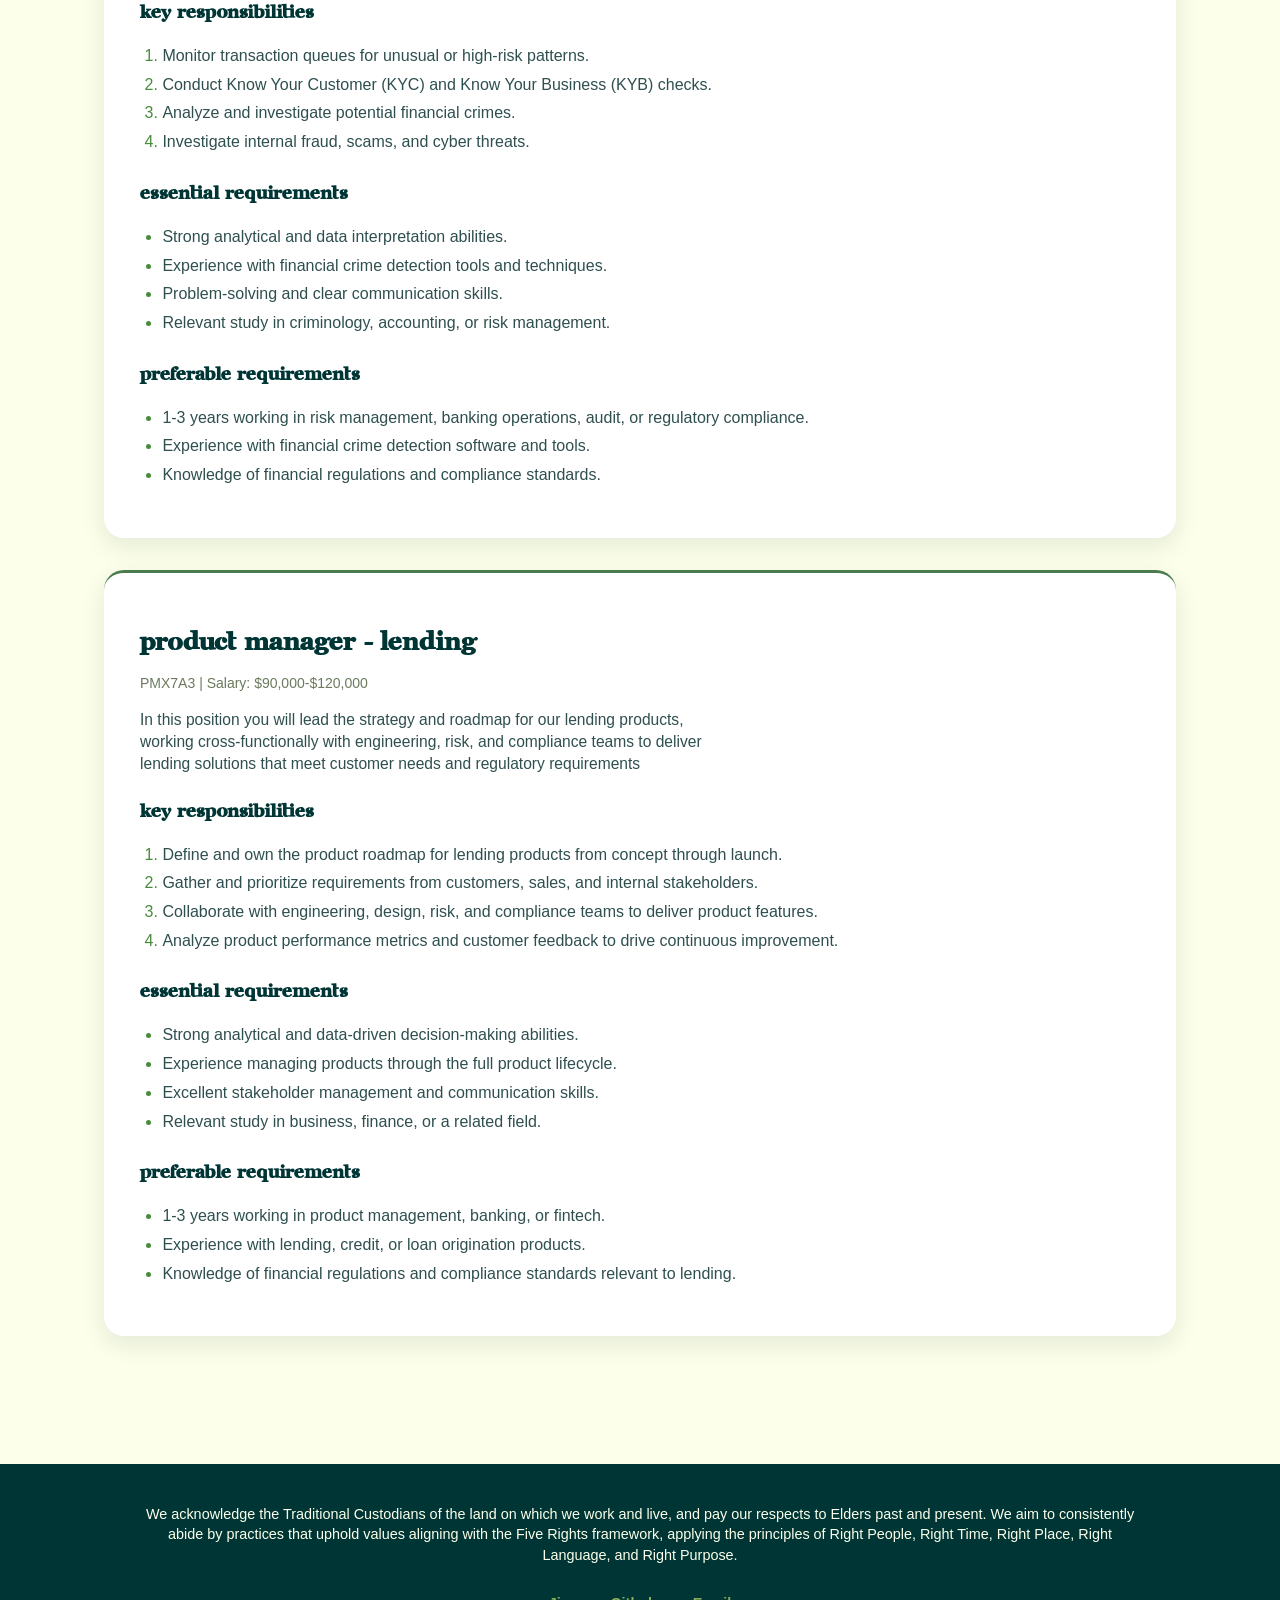
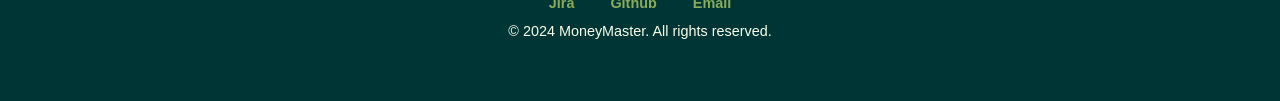
<file: jobs.html>
<!DOCTYPE html>
<html lang="en">

<head>
  <link rel="stylesheet" href="styles/styles.css">
  <meta charset="UTF-8">
  <meta name="viewport" content="width=device-width, initial-scale=1.0">
  <meta name="description"
    content="MoneyMaster - A financial technology company developing secure and user-friendly platforms for digital payments, budgeting tools, account management and financial education.">
  <meta name="keywords"
    content="MoneyMaster, financial technology, digital payments, budgeting, account management, financial education">
  <meta name="author" content="MoneyMaster Executive Team">
  <title>MoneyMaster</title>

     <style> /* styles that are mainly for the jobs page */ 
         .logo { width: 260px; height: auto; } /* making each job look like its own card */
         main > section { background-color: var(--white); 
         border-radius: var(--radius);
         padding: 2rem 2.25rem; 
         margin-bottom: 2rem;
          border-top: 3px solid var(--mid-green);
        } /* job title */ 
        main > section h2 {
         font-family: "Saint George", sans-serif;
         font-size: 1.55rem; 
         color: var(--dark-green);
         font-weight: 700; 
         margin-bottom: 0.4rem; } /* salary and reference number */
         main > section > p:first-of-type { 
          font-size: 0.875rem;
          color: var(--muted);
          font-weight: 500; 
          margin-bottom: 0.75rem; } /* job description */
          main > section > p:nth-of-type(2) { color: var(--text);
          font-size: 0.975rem; margin-bottom: 1.5rem; 
          max-width: 68ch;
             } 
       </style>
  <!--<img src="logo.png" class="logo"> -->
</head>

<body>
  <header>
    <nav>
      <a href="index"><img src="images/logo.png" class="logo" alt="logo"></a>
      <ul class="nav-links">
        <li><a href="index.html">Home</a></li>
        <li><a href="about.html">About Us</a></li>
        <li><a href="jobs.html">Jobs</a></li>
        <li><a href="apply.html">Apply</a></li>
        <li><a href="#footer">Contact</a></li>
      </ul>
      <div class="btns">
        <button class="btn">Login</button>
      </div>
    </nav>
  </header>


  <main>
    <h1>jobs we are offering</h1>

    <aside><h2>Our hiring Process</h2>
      <ol>
        <li>Initial application</li>
        <li>Phone interview</li>
        <li>Technical assessment</li>
        <li>On-site interview</li>
        <li>Position Offers</li>
      </ol>

    </aside>


    <section>
      <h2> Senior Software Engineer </h2>
        <p> Ref: ENG4A2 | Salary: $105,000-$135,000 </p>
        <p> In this position you will design, build, and maintain scalable software systems, working closely with product and engineering teams to deliver high-quality solutions that meet business needs</p>

        <h3>  Key Responsibilities </h3>
        <ol> 
          <li>Design, develop, and maintain robust, scalable software applications.</li>
          <li>Review code and mentor junior engineers to uphold engineering best practices.</li>
          <li>Collaborate with product managers and designers to translate requirements into technical solutions.</li>
          <li>Troubleshoot, debug, and resolve production issues in a timely manner.</li>
        </ol>

        <h3> Essential Requirements </h3>
        <ul>
          <li>Strong problem-solving and analytical abilities.</li>
          <li>Proven experience building and shipping production-grade software.</li>
          <li>Excellent communication and collaboration skills.</li>
          <li>Relevant study in computer science, software engineering, or a related field.</li>
        </ul>

        <h3> Preferable Requirements </h3>
        <ul>
          <li>3-5+ years working in software engineering or a similar technical role.</li>
          <li>Experience with cloud infrastructure and modern development tools.</li>
          <li>Knowledge of system design principles and best practices at scale.</li>
        </ul>
    </section>

    <section>
      <h2> Financial Crime Analyst </h2>
      <p> Ref: FCA8B1 | Salary: $110,000-$150,000 </p>
      <p> In this position you will work with the cyber security team to identify and analyze potential financial crimes
        while ensuring compliance with anti-money laundering (AML) and counter-terrorism financing (CTF) laws</p>

      <h3> Key Responsibilities </h3>
      <ol>
        <li>Monitor transaction queues for unusual or high-risk patterns.</li>
        <li>Conduct Know Your Customer (KYC) and Know Your Business (KYB) checks.</li>
        <li>Analyze and investigate potential financial crimes.</li>
        <li>Investigate internal fraud, scams, and cyber threats.</li>
      </ol>

      <h3> Essential Requirements </h3>
      <ul>
        <li>Strong analytical and data interpretation abilities.</li>
        <li>Experience with financial crime detection tools and techniques.</li>
        <li>Problem-solving and clear communication skills.</li>
        <li>Relevant study in criminology, accounting, or risk management.</li>
      </ul>

      <h3> Preferable Requirements </h3>
      <ul>
        <li>1-3 years working in risk management, banking operations, audit, or regulatory compliance.</li>
        <li>Experience with financial crime detection software and tools.</li>
        <li>Knowledge of financial regulations and compliance standards.</li>
      </ul>

    </section>

    <section>
      <h2> Product Manager - Lending </h2>
        <p> PMX7A3 | Salary: $90,000-$120,000 </p>
        <p>In this position you will lead the strategy and roadmap for our lending products, working cross-functionally with engineering, risk, and compliance teams to deliver lending solutions that meet customer needs and regulatory requirements</p>
          
        <h3>  Key Responsibilities </h3>
        <ol> 
          <li>Define and own the product roadmap for lending products from concept through launch.</li>
          <li>Gather and prioritize requirements from customers, sales, and internal stakeholders.</li>
          <li>Collaborate with engineering, design, risk, and compliance teams to deliver product features.</li>
          <li>Analyze product performance metrics and customer feedback to drive continuous improvement.</li>
        </ol>

        <h3> Essential Requirements </h3>
        <ul> 
          <li>Strong analytical and data-driven decision-making abilities.</li>
          <li>Experience managing products through the full product lifecycle.</li>
          <li>Excellent stakeholder management and communication skills.</li>
          <li>Relevant study in business, finance, or a related field.</li>
        </ul>

        <h3> Preferable Requirements </h3>
        <ul>
          <li>1-3 years working in product management, banking, or fintech.</li>
          <li>Experience with lending, credit, or loan origination products.</li>
          <li>Knowledge of financial regulations and compliance standards relevant to lending.</li>
        </ul>
    </section>

  </main>

    <footer id="footer">
    <p>We acknowledge the Traditional Custodians of the land on which we work and live, and pay our respects to Elders
      past and present. We aim to consistently abide by practices that uphold values aligning with the Five Rights
      framework, applying the principles of Right People, Right Time, Right Place, Right Language, and Right Purpose.
    </p>

    <a href="https://alt-f4.atlassian.net/jira/software/projects/SCRUM/boards/1" target="_blank">Jira</a> 
        <a href="https://github.com/aqsae/MoneyMaster-Official.git" target="_blank">Github</a>
    <a href="mailto:105925250@student.swinburne.edu.au">Email</a>
    <p>&copy; 2024 MoneyMaster. All rights reserved.</p>
  </footer>
</body>
</file>
<file: styles/styles.css>
/*
filename: styles.css
author: aqsa shiyana baanu
created: 26/08/26
last modified: 11/09/26
description: styles for the MoneyMaster website
*/

/* main colours and page settings */

:root {
    --accent-color: rgb(72, 139, 60);
    --cream: #fcffea;
    --dark-green: #003535;
    --mid-green: #4a7c4e;
    --light-green: #8aab5a;
    --white: #ffffff;
    --soft-green: #dce8c8;
    --pale-green: #eef4df;
    --text: #2f4f4f;
    --muted: #6b7a5e;
    --radius: 20px;
}
@font-face {
    font-family: "Saint George";
    src: url("../fonts/saintgeorge.woff2") format("woff2");
    font-weight: 400;
    font-style: normal;
    font-display: swap;
}


/* this makes everything a bit easier to control */

* {
    box-sizing: border-box;
    line-height: 140%;
}

html {
    scroll-behavior: smooth;
}

body {
    margin: 0;
    padding: 0;
    background-color: var(--cream);
    color: var(--dark-green);
    font-family: Helvetica, Arial, sans-serif;
}

img {
    max-width: 100%;
    height: auto;
}

h1,
h2,
h3,
h4 {
    font-family: "Saint George", Helvetica, Arial, sans-serif;
}

h1 {
    font-size: 50px;
}

h2 {
    font-size: 36px;
}


/* navigation bar */

nav {
    position: fixed;
    top: 0;
    left: 0;
    width: 100%;
    min-height: 90px;
    padding: 0.8rem 5%;
    margin: 0;
    background-color: rgba(252, 255, 234, 0.96);
    border-bottom: 1px solid rgba(0, 53, 53, 0.15);
    box-shadow: 0 4px 18px rgba(0, 53, 53, 0.18);
    backdrop-filter: blur(15px);
    display: flex;
    align-items: center;
    justify-content: space-between;
    z-index: 1000;
}

.logo {
    width: 180px;
    height: auto;
    display: block;
}

.nav-links {
    list-style: none;
    display: flex;
    align-items: center;
    gap: 2rem;
    margin: 0;
    padding: 0;
}

.nav-links li a {
    position: relative;
    color: var(--dark-green);
    font-size: 1.05rem;
    font-weight: 500;
    text-decoration: none;
}

.nav-links li a:hover {
    color: var(--accent-color);
}

.nav-links a::after {
    content: "";
    display: block;
    width: 0;
    height: 2px;
    background-color: var(--accent-color);
    transition: width 0.3s;
}

.nav-links a:hover::after {
    width: 100%;
}


/* navigation buttons */

.btns {
    display: flex;
    align-items: center;
}

.btn {
    padding: 0.8rem 2rem;
    border-radius: 20px;
    font-size: 1rem;
    border: 1.5px solid var(--dark-green);
    background-color: var(--cream);
    cursor: pointer;
    transition: 0.3s;
    color: var(--dark-green);
}

.btn:hover {
    background-color: var(--accent-color);
    border-color: var(--accent-color);
    color: var(--cream);
}


/* spacing below the fixed navigation */

main {
    width: 100%;
    max-width: 1200px;
    min-height: 100vh;
    margin: 0 auto;
    padding: 130px 5% 3rem;
}


/* =========================================================
   HOME PAGE
   ========================================================= */


/* home page header image */

.image-container {
    position: relative;
    width: 100%;
    display: block;
    overflow: hidden;
    margin-top: 0;
}

.thumbnail {
    width: 100%;
    min-height: 600px;
    object-fit: cover;
    display: block;
}

.overlay-heading {
    position: absolute;
    top: 25%;
    left: 10%;
    right: 10%;
    color: var(--cream);
    font-family: "Saint George", sans-serif;
    font-size: 6rem;
    font-weight: bold;
    text-align: left;
    text-shadow: 2px 2px 8px rgba(0, 53, 53, 0.8);
}

.overlay-heading::after {
    content: "";
    display: block;
    width: 0;
    height: 4px;
    background-color: var(--cream);
    transition: width 0.3s;
}

.overlay-heading:hover::after {
    width: 55%;
}


/* get started button */

.start {
    position: absolute;
    top: 45%;
    left: 12%;
    z-index: 10;
    display: block;
    padding: 0.8rem 2rem;
    border: 1.5px solid transparent;
    border-radius: 20px;
    color: var(--cream);
    background-color: var(--dark-green);
    font-size: 1rem;
    box-shadow: 0 4px 10px rgba(30, 86, 42, 0.3);
    cursor: pointer;
    transition: 0.3s;
}

.start:hover {
    background-color: var(--accent-color);
    border-color: var(--accent-color);
}

hr {
    border: 0;
    height: 1px;
    background-color: rgba(0, 53, 53, 0.1);
}


/* what we can do for you section */

.description {
    width: 100%;
    min-height: 400px;
    padding: 5rem;
    color: var(--cream);
    background-color: var(--dark-green);
    display: flex;
    flex-direction: row-reverse;
    justify-content: space-between;
    align-items: center;
}

#description-text-block {
    max-width: 40%;
    text-align: left;
}

#description-text-block h2 {
    color: var(--cream);
}

#description-text-block p {
    color: var(--cream);
}


/* first circle */

.circle1 {
    width: 300px;
    height: 300px;
    margin-top: 3%;
    margin-left: 10%;
    flex-shrink: 0;
    border-radius: 50%;
    background-color: var(--soft-green);
    display: flex;
    align-items: center;
    justify-content: center;
    position: relative;
}


/* what our mission is section */

.mission-banner {
    width: 100%;
    min-height: 400px;
    padding: 5rem;
    color: var(--cream);
    background-color: var(--mid-green);
    display: flex;
    justify-content: space-between;
    align-items: center;
}

#mission-text-block {
    max-width: 40%;
    margin-right: 10%;
    text-align: right;
}

#mission-text-block h2,
#mission-text-block p {
    color: var(--cream);
}


/* second circle */

.circle2 {
    width: 300px;
    height: 300px;
    margin-top: 3%;
    margin-right: 10%;
    flex-shrink: 0;
    border-radius: 50%;
    background-color: var(--dark-green);
    display: flex;
    align-items: center;
    justify-content: center;
    position: relative;
}

.icons {
    width: 200px;
    height: 200px;
    object-fit: contain;
    display: block;
}

#icon1,
#icon2 {
    max-width: 80%;
    max-height: 80%;
}


/* smart tools section */

.features-section {
    width: 100%;
    padding: 5rem 5%;
    background-color: var(--dark-green);
    text-align: center;
}

.features-section .section-title {
    margin-bottom: 3rem;
    color: var(--cream);
    font-size: 2.5rem;
}

.features-container {
    max-width: 1200px;
    margin: 0 auto;
    display: grid;
    grid-template-columns: repeat(auto-fit, minmax(280px, 1fr));
    gap: 2.5rem;
}

.feature-card {
    padding: 2.5rem;
    border: 1px solid var(--light-green);
    border-radius: 20px;
    background-color: var(--mid-green);
    box-shadow: 0 10px 30px rgba(0, 0, 0, 0.25);
    text-align: left;
    transition: transform 0.3s ease, border-color 0.3s ease;
}

.feature-card:hover {
    transform: translateY(-5px);
    border-color: var(--cream);
}

.feature-card h3 {
    margin-top: 0;
    color: var(--cream);
    font-size: 1.4rem;
}

.feature-card p {
    color: var(--cream);
    line-height: 150%;
}


/* financial education cards */

.education-section {
    width: 100%;
    padding: 5rem 5%;
    background-color: var(--soft-green);
    text-align: center;
}

.education-section .section-title {
    margin-bottom: 1rem;
    color: var(--dark-green);
    font-size: 2.5rem;
}

.education-section .section-subtitle {
    max-width: 600px;
    margin: 0 auto 3rem;
    color: var(--dark-green);
}

.education-grid {
    max-width: 1200px;
    margin: 0 auto;
    display: grid;
    grid-template-columns: repeat(auto-fit, minmax(280px, 1fr));
    gap: 2rem;
}

.education-card {
    padding: 2rem;
    border: 1px solid var(--dark-green);
    border-radius: 16px;
    color: var(--cream);
    background-color: var(--dark-green);
    box-shadow: 0 10px 30px rgba(0, 53, 53, 0.2);
    text-align: left;
    transition: transform 0.3s ease;
}

.education-card:hover {
    transform: translateY(-5px);
    border-color: var(--accent-color);
}

.education-card h3 {
    color: var(--cream);
}

.education-card p {
    color: var(--cream);
    opacity: 0.9;
}

.badge {
    display: inline-block;
    padding: 0.35rem 0.85rem;
    border-radius: 12px;
    color: var(--dark-green);
    background-color: var(--light-green);
    font-size: 0.8rem;
    font-weight: bold;
    text-transform: uppercase;
}


/* comparison table */

.table-container {
    width: 100%;
    max-width: 900px;
    margin: 4rem auto;
    overflow-x: auto;
    border-radius: 20px;
    background-color: var(--dark-green);
    box-shadow: 0 10px 30px rgba(0, 53, 53, 0.15);
}

.pricing-table {
    width: 100%;
    border-collapse: collapse;
    font-family: Helvetica, Arial, sans-serif;
    font-size: 1rem;
    text-align: left;
}

.pricing-table th {
    padding: 1.25rem 1.5rem;
    color: var(--cream);
    background-color: var(--dark-green);
    font-weight: 600;
    border-bottom: 3px solid var(--accent-color);
}

.pricing-table td {
    padding: 1.25rem 1.5rem;
    color: var(--cream);
    border-bottom: 1px solid rgba(252, 255, 234, 0.15);
}

.pricing-table .feature-name {
    color: var(--cream);
    font-weight: 600;
}

.pricing-table .highlight-column {
    color: var(--dark-green);
    background-color: var(--light-green);
}

.pricing-table .highlight-cell {
    color: var(--cream);
    background-color: #002626;
    font-weight: 600;
}

.pricing-table tbody tr:nth-child(even) {
    background-color: #174b43;
}

.pricing-table tbody tr:nth-child(even) .highlight-cell {
    color: var(--cream);
    background-color: #002626;
}

.pricing-table tbody tr:hover {
    background-color: var(--mid-green);
}


/* =========================================================
   JOBS PAGE
   ========================================================= */


/* jobs page sections */

main > section {
    background-color: var(--soft-green);
    border-radius: var(--radius);
    padding: 2rem 2.25rem;
    margin-bottom: 2rem;
    border-top: 4px solid var(--mid-green);
    box-shadow: 0 8px 25px rgba(0, 53, 53, 0.1);
}


/* jobs heading */

main > h1 {
    color: var(--dark-green);
    text-align: center;
    margin-bottom: 2rem;
}

main > h1::after {
    content: "";
    display: block;
    width: 60px;
    height: 4px;
    margin: 0.5rem auto 0;
    border-radius: 2px;
    background-color: var(--accent-color);
}


/* job title */

main > section h2 {
    font-family: "Saint George", sans-serif;
    font-size: 1.55rem;
    color: var(--dark-green);
    font-weight: 700;
    margin-bottom: 0.4rem;
}


/* salary line */

main > section > p:first-of-type {
    font-size: 0.875rem;
    color: var(--mid-green);
    font-weight: 700;
    margin-bottom: 0.75rem;
}


/* description paragraph */

main > section > p:nth-of-type(2) {
    color: var(--text);
    font-size: 0.975rem;
    margin-bottom: 1.5rem;
    max-width: 68ch;
}


/* job headings */

main > section h3 {
    color: var(--dark-green);
    font-size: 1.15rem;
    margin-top: 1.5rem;
    margin-bottom: 0.5rem;
}


/* job lists */

main > section ol,
main > section ul {
    padding-left: 1.4rem;
}

main > section li {
    color: var(--text);
    padding: 0.2rem 0;
}

main > section li::marker {
    color: var(--accent-color);
}


/* hiring process box */

aside {
    padding: 1.5rem 1.75rem;
    margin-bottom: 2.5rem;
    border-left: 5px solid var(--accent-color);
    border-radius: var(--radius);
    background-color: var(--dark-green);
    color: var(--cream);
    font-size: 0.95rem;
    box-shadow: 0 8px 25px rgba(0, 53, 53, 0.2);
}

aside h2 {
    margin-top: 0;
    color: var(--cream);
    font-size: 1.5rem;
}

aside ol {
    padding-left: 1.3rem;
}

aside ol li {
    padding: 0.2rem 0;
    color: var(--cream);
}

aside ol li::marker {
    color: var(--light-green);
}


/* =========================================================
   APPLY PAGE
   ========================================================= */


/* application form box */

main > section:has(form) {
    max-width: 850px;
    margin: 0 auto 3rem;
    background-color: var(--soft-green);
}


/* form intro */

#form-intro {
    color: var(--mid-green);
    font-style: italic;
    text-align: center;
    margin-bottom: 2rem;
}


/* form headings */

form h2 {
    padding-bottom: 0.5rem;
    margin-top: 2rem;
    margin-bottom: 1.5rem;
    color: var(--dark-green);
    font-size: 1.7rem;
    border-bottom: 2px solid var(--light-green);
}

form h2:first-child {
    margin-top: 0;
}


/* form paragraphs */

form p {
    margin-bottom: 1.2rem;
}


/* labels */

label {
    display: block;
    margin-bottom: 0.3rem;
    color: var(--dark-green);
    font-weight: bold;
}


/* form inputs */

input[type="text"],
input[type="email"],
input[type="date"],
select,
textarea {
    width: 100%;
    max-width: 400px;
    padding: 0.75rem;
    border: 1.5px solid var(--mid-green);
    border-radius: 8px;
    color: var(--dark-green);
    background-color: var(--cream);
    font-size: 1rem;
    transition: border-color 0.3s, box-shadow 0.3s;
}

input[type="text"]:focus,
input[type="email"]:focus,
input[type="date"]:focus,
select:focus,
textarea:focus {
    outline: none;
    border-color: var(--accent-color);
    box-shadow: 0 0 0 3px rgba(72, 139, 60, 0.15);
}

textarea {
    resize: vertical;
}


/* gender and skills boxes */

fieldset {
    margin-bottom: 1.5rem;
    padding: 1rem 1.5rem;
    border: 1.5px solid var(--mid-green);
    border-radius: 12px;
    background-color: rgba(252, 255, 234, 0.45);
}

legend {
    padding: 0 0.5rem;
    color: var(--dark-green);
    font-weight: bold;
}

fieldset p {
    margin: 0.5rem 0;
}

fieldset label {
    display: inline;
    margin-right: 0.5rem;
    font-weight: normal;
}

fieldset input {
    margin-right: 0.5rem;
    accent-color: var(--accent-color);
}


/* form row */

.form-row {
    display: flex;
    flex-wrap: wrap;
    gap: 1rem;
}

.form-row > p {
    flex: 1 1 150px;
}


/* form buttons */

form button {
    padding: 0.7rem 2rem;
    margin-right: 1rem;
    border: 1.5px solid var(--dark-green);
    border-radius: 20px;
    font-size: 1rem;
    cursor: pointer;
    transition: 0.3s;
}

button[type="submit"] {
    color: var(--cream);
    background-color: var(--accent-color);
}

button[type="submit"]:hover {
    background-color: #356b30;
}

button[type="reset"] {
    color: var(--dark-green);
    background-color: var(--cream);
}

button[type="reset"]:hover {
    color: var(--cream);
    background-color: var(--dark-green);
}


/* =========================================================
   ABOUT PAGE
   ========================================================= */


/* about page overall layout */

.about-page {
    max-width: 1200px;
    margin: 0 auto;
}

.about-page section {
    max-width: 900px;
    margin: 0 auto 4rem;
}


/* about page headings */

.about-page h1 {
    margin-bottom: 1.5rem;
    color: var(--dark-green);
    text-align: center;
}

.about-page h1::after {
    content: "";
    display: block;
    width: 60px;
    height: 4px;
    margin: 0.5rem auto 0;
    border-radius: 2px;
    background-color: var(--accent-color);
}


/* about page introduction */

.about-page > section:first-child {
    padding: 2rem;
    border-radius: var(--radius);
    background-color: var(--soft-green);
    box-shadow: 0 8px 25px rgba(0, 53, 53, 0.08);
    text-align: center;
}

.about-page > section:first-child > p {
    margin-bottom: 2rem;
    color: var(--text);
    font-size: 1.1rem;
}


/* team information */

.about-page > section:first-child > ul {
    max-width: 700px;
    padding: 0;
    margin: 0 auto;
    list-style: none;
}

.about-page > section:first-child > ul > li {
    padding: 2rem;
    border: 1px solid var(--accent-color);
    border-radius: 20px;
    background-color: var(--dark-green);
    box-shadow: 0 10px 30px rgba(0, 53, 53, 0.2);
    text-align: center;
}

.about-page > section:first-child > ul > li > span {
    display: inline-block;
    padding: 0.35rem 0.85rem;
    border-radius: 12px;
    color: var(--dark-green);
    background-color: var(--light-green);
    font-size: 0.8rem;
    font-weight: bold;
    text-transform: uppercase;
}

.team-name {
    width: auto;
    color: var(--cream);
    font-family: "Saint George", sans-serif;
    font-size: 1.8rem;
    font-weight: normal;
    transition: transform 0.3s ease;
}

.team-name:hover {
    transform: scale(1.05);
    color: var(--light-green);
}


/* tutorial information */

.about-page > section:first-child > ul > li > ul {
    display: flex;
    flex-wrap: wrap;
    justify-content: center;
    gap: 3rem;
    padding: 0;
    margin: 1.5rem 0 0;
    list-style: none;
}

.about-page > section:first-child > ul > li > ul > li {
    display: flex;
    flex-direction: column;
    align-items: center;
}

.about-page > section:first-child > ul > li > ul > li > span {
    color: var(--soft-green);
    font-size: 0.9rem;
    font-weight: bold;
    text-transform: uppercase;
}

.about-page > section:first-child > ul > li > ul > li > strong {
    margin-top: 0.25rem;
    color: var(--cream);
    font-size: 1.1rem;
}


/* member contributions */

.contributions-section {
    max-width: 900px;
    margin: 0 auto 4rem;
}

.contributions-list {
    display: flex;
    flex-wrap: wrap;
    justify-content: space-between;
    gap: 1.5rem;
    padding: 0;
    margin: 0;
}

.contribution-card {
    width: calc(50% - 0.75rem);
    padding: 1.5rem;
    border: 1px solid var(--accent-color);
    border-radius: 20px;
    background-color: var(--mid-green);
    text-align: center;
    transition: transform 0.3s ease, border-color 0.3s ease, box-shadow 0.3s ease;
}

.contribution-card:hover {
    transform: translateY(-5px);
    border-color: var(--cream);
    box-shadow: 0 10px 25px rgba(0, 53, 53, 0.2);
    cursor: pointer;
}

.member-header {
    padding-bottom: 0.75rem;
    margin-bottom: 1rem;
    border-bottom: 1px solid rgba(252, 255, 234, 0.2);
}

.member-name {
    display: block;
    margin-bottom: 0.5rem;
    color: var(--cream);
    font-size: 1.1rem;
    font-weight: bold;
}

.student-id {
    display: inline-block;
    padding: 0.35rem 0.75rem;
    border-radius: 12px;
    color: var(--dark-green);
    background-color: var(--light-green);
    font-size: 0.8rem;
}

.member-details {
    margin: 0;
    color: var(--cream);
    font-size: 0.95rem;
    line-height: 1.5;
}

.member-details:hover {
    color: var(--soft-green);
}


/* team quotes */

.about-page .name {
    margin-top: 2rem;
    margin-bottom: 0.5rem;
    color: var(--dark-green);
    font-family: "Saint George", sans-serif;
    font-size: 1.4rem;
    text-align: left;
}

blockquote {
    position: relative;
    padding: 1.5rem;
    margin: 0 0 1.5rem;
    border-left: 5px solid var(--accent-color);
    border-radius: 0 12px 12px 0;
    background-color: var(--dark-green);
    box-shadow: 0 5px 20px rgba(0, 53, 53, 0.15);
}

blockquote::before {
    content: "“";
    position: absolute;
    top: -10px;
    left: 10px;
    color: var(--light-green);
    opacity: 0.4;
    font-family: Georgia, serif;
    font-size: 4rem;
}

blockquote > p {
    margin: 0 0 1rem;
    color: var(--cream);
    font-family: Georgia, "Times New Roman", serif;
    font-size: 1.1rem;
    font-style: italic;
    line-height: 1.5;
}

blockquote > footer {
    display: block;
    padding: 0.75rem 1rem;
    margin: 0;
    border: 0;
    border-radius: 8px;
    color: var(--dark-green);
    background-color: var(--soft-green);
    font-family: Helvetica, Arial, sans-serif;
    font-size: 0.9rem;
    text-align: left;
}

blockquote > footer > span {
    margin-right: 0.3rem;
    color: var(--dark-green);
    font-weight: bold;
}


/* team photo */

figure {
    display: flex;
    flex-direction: column;
    align-items: center;
    justify-content: center;
    width: 100%;
    max-width: 900px;
    margin: 3rem auto;
}

figure > img {
    display: block;
    max-width: 85%;
    height: auto;
    border: 4px solid var(--mid-green);
    border-radius: 20px;
    box-shadow: 0 10px 30px rgba(0, 53, 53, 0.2);
    transition: transform 0.3s ease, box-shadow 0.3s ease;
}

figure > img:hover {
    transform: translateY(-5px);
    box-shadow: 0 15px 35px rgba(0, 53, 53, 0.3);
    cursor: pointer;
}

figcaption {
    max-width: 700px;
    width: 100%;
    padding: 0.5rem 1.25rem;
    margin-top: 1rem;
    border: 1px solid var(--accent-color);
    border-radius: 20px;
    color: var(--dark-green);
    background-color: var(--soft-green);
    font-size: 1.1rem;
    font-weight: 600;
    text-align: center;
}


/* about page team facts table */

.about-page table {
    width: 100%;
    margin: 3rem auto;
    border-collapse: collapse;
    overflow: hidden;
    border-radius: 16px;
    background-color: var(--dark-green);
    box-shadow: 0 10px 30px rgba(0, 53, 53, 0.15);
}

.about-page caption {
    padding: 0.75rem 1rem;
    margin-bottom: 1rem;
    border-radius: 8px;
    color: var(--dark-green);
    background-color: var(--light-green);
    font-size: 1.1rem;
    font-weight: bold;
    letter-spacing: 1px;
    text-transform: uppercase;
}

.about-page th {
    padding: 1rem;
    color: var(--cream);
    background-color: #002626;
    text-align: left;
    border-bottom: 3px solid var(--accent-color);
}

.about-page td {
    padding: 1rem;
    color: var(--cream);
    border-bottom: 1px solid rgba(252, 255, 234, 0.15);
}

.about-page tr:nth-child(even) {
    background-color: #174b43;
}

.about-page tr:hover {
    background-color: var(--mid-green);
}


/* =========================================================
   FOOTER
   ========================================================= */


/* footer stuff */

body > footer {
    width: 100%;
    padding: 2.5rem 5%;
    margin-top: 3rem;
    color: var(--cream);
    background-color: var(--dark-green);
    font-family: Helvetica, Arial, sans-serif;
    font-size: 0.9rem;
    text-align: center;
}

body > footer p {
    max-width: 1000px;
    margin: 0 auto 1.25rem;
    color: var(--cream);
}

body > footer a {
    display: inline-block;
    margin: 0.5rem 1rem;
    color: var(--light-green);
    text-decoration: none;
    font-weight: 600;
}

body > footer a:hover {
    color: var(--cream);
    text-decoration: underline;
}

.footer-text {
    color: var(--cream);
    font-size: 14px;
    font-weight: bold;
    font-family: Helvetica, Arial, sans-serif;
}


/* =========================================================
   MOBILE STYLES
   ========================================================= */


/* making everything fit on smaller screens */

@media only screen and (max-width: 720px) {

    nav {
        min-height: 0;
        padding: 0.75rem 5%;
        display: block;
    }

    .logo {
        width: 170px;
    }

    .nav-links {
        gap: 0.8rem 1rem;
        margin-top: 0.75rem;
        padding-right: 80px;
        flex-wrap: wrap;
    }

    .nav-links li a {
        font-size: 0.9rem;
    }

    .btn {
        position: absolute;
        top: 0.75rem;
        right: 5%;
        padding: 0.6rem 1.2rem;
    }

    main {
        padding: 150px 5% 2rem;
    }

    h1 {
        font-size: 2rem;
    }

    h2 {
        font-size: 1.7rem;
    }


    /* home page mobile */

    .thumbnail {
        min-height: 450px;
        object-fit: cover;
    }

    .overlay-heading {
        top: 20%;
        left: 8%;
        right: 8%;
        font-size: 2.5rem;
    }

    .start {
        top: 60%;
        left: 8%;
        padding: 0.6rem 1.3rem;
    }

    .description {
        height: auto;
        min-height: 400px;
        padding: 3rem 8%;
    }

    .circle1,
    .circle2 {
        display: none;
    }

    #description-text-block,
    #mission-text-block {
        max-width: 100%;
    }

    #mission-text-block {
        margin-right: 0;
        text-align: left;
    }

    .mission-banner {
        min-height: 400px;
        padding: 3rem 8%;
    }

    .features-section,
    .education-section {
        padding: 3rem 5%;
    }

    .features-section .section-title,
    .education-section .section-title {
        font-size: 2rem;
    }

    .feature-card,
    .education-card {
        padding: 1.5rem;
    }

    .table-container {
        margin: 2rem auto;
        border-radius: 12px;
    }

    .pricing-table {
        min-width: 650px;
    }


    /* about page mobile */

    .about-page > section:first-child {
        padding: 1.5rem;
    }

    .contribution-card {
        width: 100%;
    }

    .about-page > section:first-child > ul > li {
        padding: 1.5rem;
    }

    .about-page > section:first-child > ul > li > ul {
        gap: 1.5rem;
    }

    figure > img {
        max-width: 100%;
    }

    .about-page table {
        display: block;
        overflow-x: auto;
        white-space: nowrap;
    }

    .about-page th,
    .about-page td {
        padding: 0.8rem;
    }


    /* jobs page mobile */

    main > section {
        padding: 1.5rem;
    }

    main > section h2 {
        font-size: 1.35rem;
    }

    aside {
        padding: 1.25rem;
    }


    /* apply page mobile */

    main > section:has(form) {
        padding: 1.5rem;
    }

    input[type="text"],
    input[type="email"],
    input[type="date"],
    select,
    textarea {
        max-width: 100%;
    }

    form button {
        width: 100%;
        margin: 0.4rem 0;
    }


    /* footer mobile */

    body > footer {
        padding: 2rem 5%;
    }

    body > footer a {
        display: block;
        margin: 0.75rem 0;
    }
}
</file>
